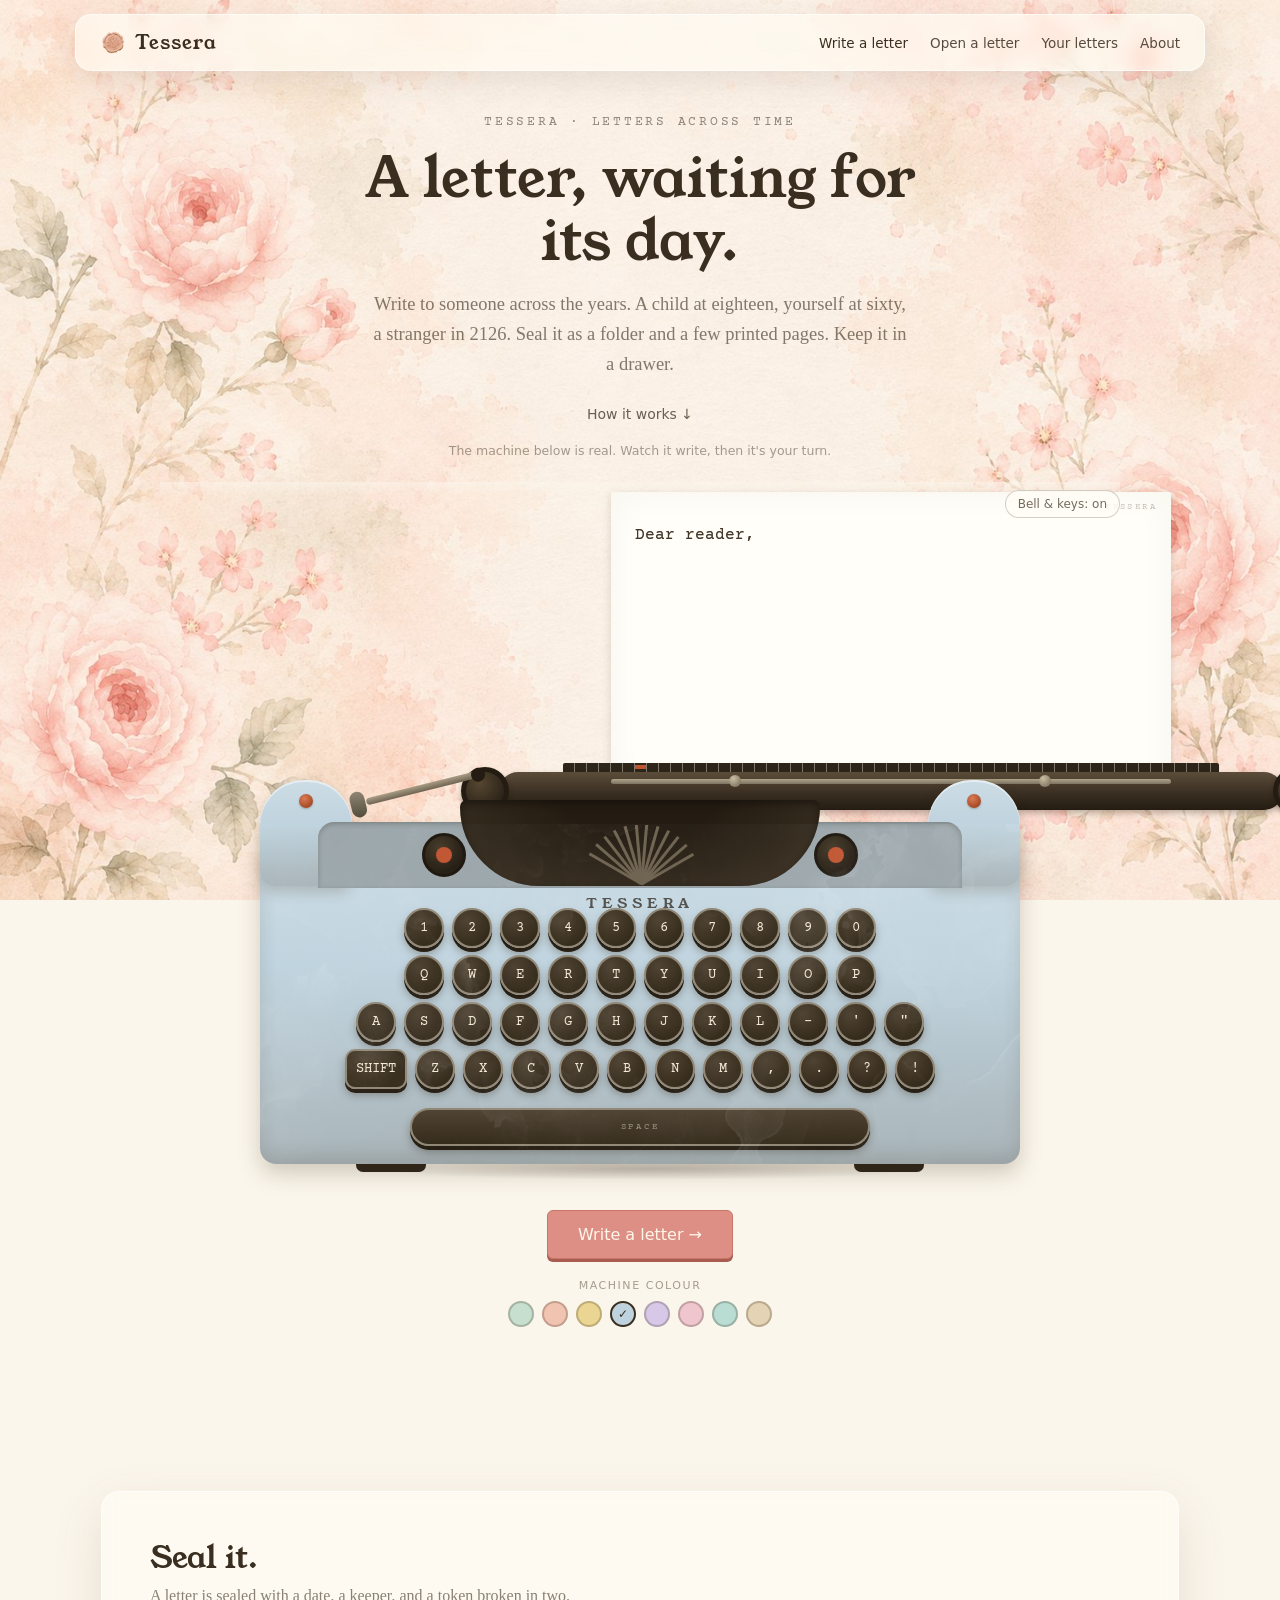
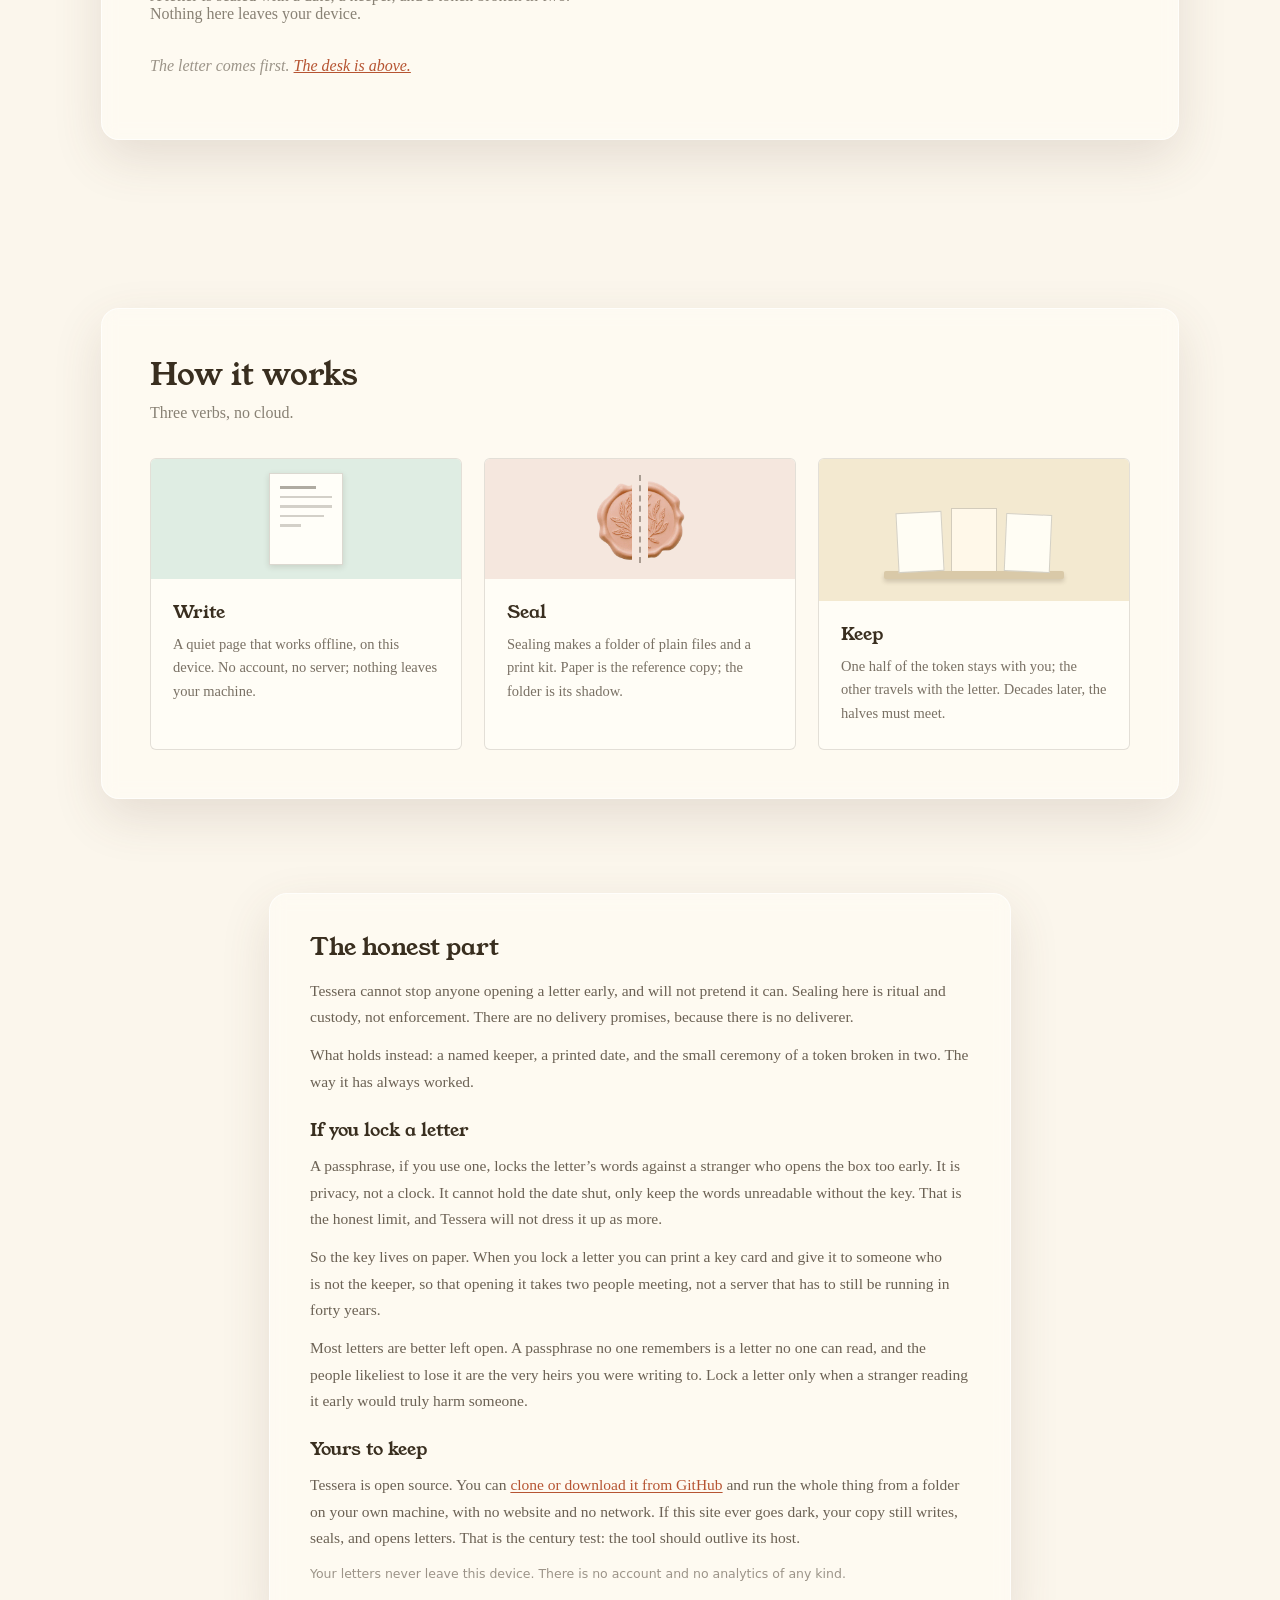
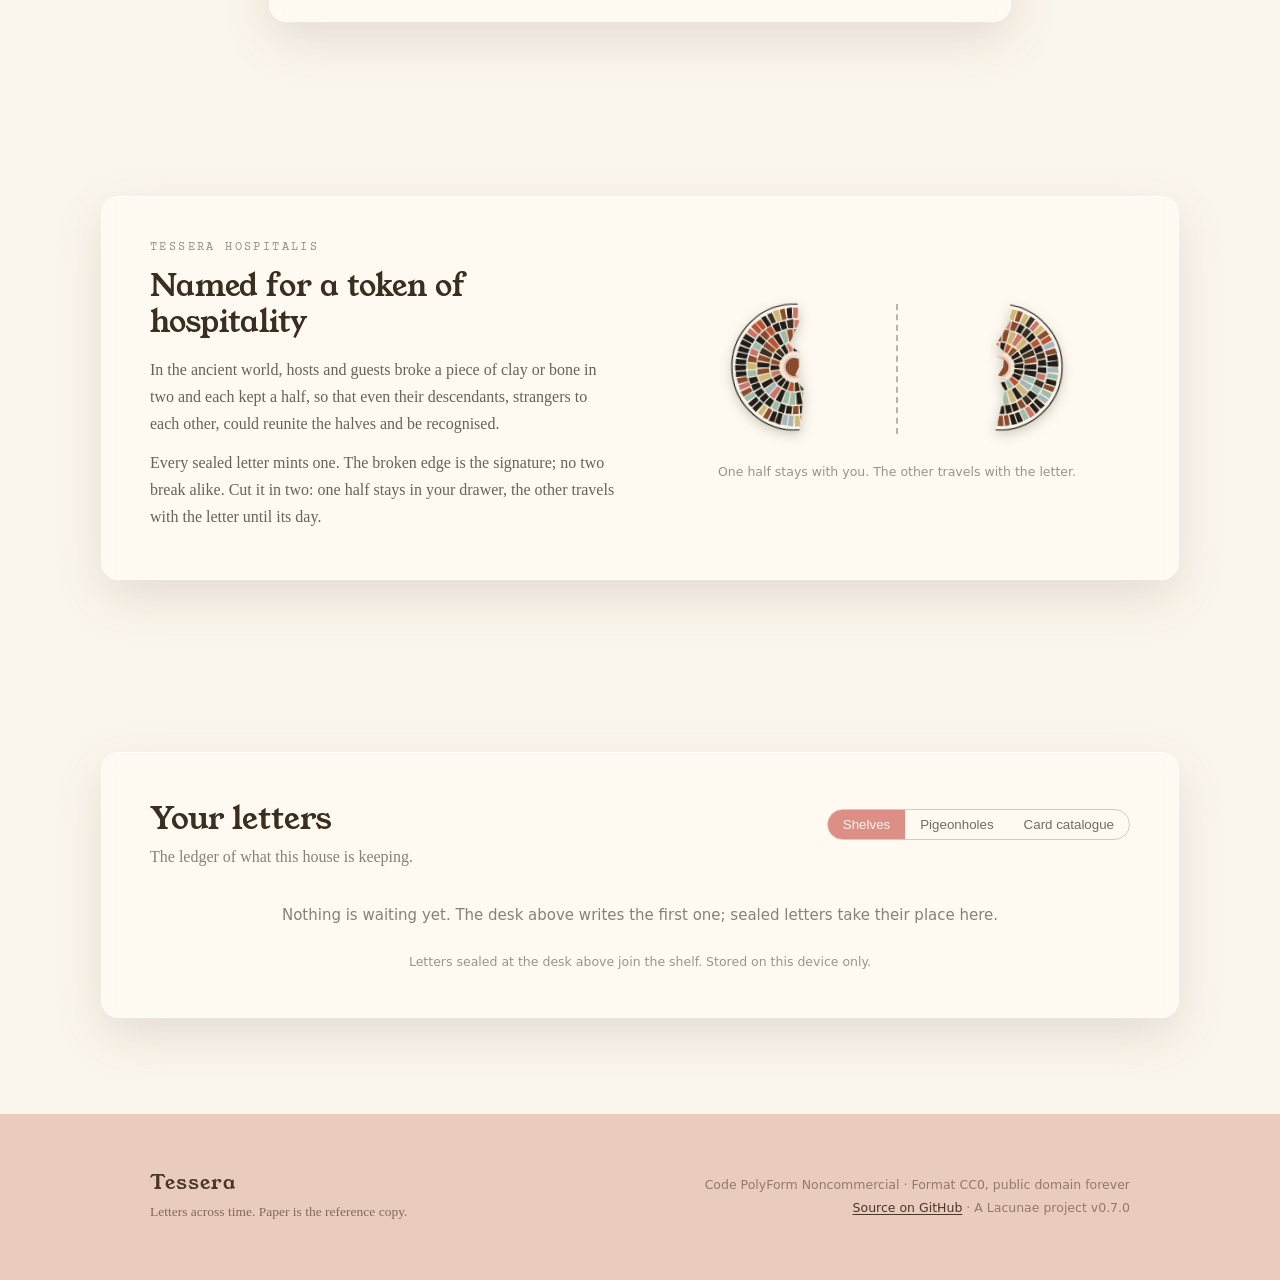
<file: index.html>
<!doctype html>
<html lang="en">
<head>
<meta charset="utf-8">
<meta name="viewport" content="width=device-width, initial-scale=1">
<title>Tessera · letters across time</title>
<meta name="description" content="Write to someone across the years. Seal it as a folder and a few printed pages. Keep it in a drawer. No account, no server.">
<link rel="icon" type="image/webp" href="landing/assets/wax-seal.webp">
<link rel="stylesheet" href="landing/landing.css">
<link rel="stylesheet" href="print.css">
</head>
<body>

<!-- ================= NAV ================= -->
<nav class="ld-nav">
  <a class="ld-logo" href="#home">
    <img class="ld-logo-img" src="landing/assets/wax-seal.webp" alt="">
    <span class="ld-wordmark">Tessera</span>
  </a>
  <div class="ld-navlinks">
    <a class="ld-navlink ld-navlink--strong" id="nav-write" href="#home">
      <svg class="nav-ic" viewBox="0 0 24 24" fill="none" stroke="currentColor" stroke-width="1.6" stroke-linecap="round" stroke-linejoin="round" aria-hidden="true"><path d="M4 20l1-4L16 5a2 2 0 0 1 3 3L8 19l-4 1z"/><path d="M14 7l3 3"/></svg>
      <span class="nav-lb-full">Write a letter</span><span class="nav-lb-short">Write</span>
    </a>
    <a class="ld-navlink" id="nav-open" href="#open">
      <svg class="nav-ic" viewBox="0 0 24 24" fill="none" stroke="currentColor" stroke-width="1.6" stroke-linecap="round" stroke-linejoin="round" aria-hidden="true"><path d="M4 10.5V19a1 1 0 0 0 1 1h14a1 1 0 0 0 1-1v-8.5"/><path d="M4 10.5l8-6 8 6"/><path d="M4 10.5l8 5.5 8-5.5"/></svg>
      <span class="nav-lb-full">Open a letter</span><span class="nav-lb-short">Open</span>
    </a>
    <a class="ld-navlink" href="#letters">
      <svg class="nav-ic" viewBox="0 0 24 24" fill="none" stroke="currentColor" stroke-width="1.6" stroke-linecap="round" stroke-linejoin="round" aria-hidden="true"><rect x="4" y="5" width="16" height="14" rx="1.5"/><line x1="4" y1="10" x2="20" y2="10"/><line x1="4" y1="14.5" x2="20" y2="14.5"/><circle cx="12" cy="7.5" r="0.55" fill="currentColor" stroke="none"/></svg>
      <span class="nav-lb-full">Your letters</span><span class="nav-lb-short">Letters</span>
    </a>
    <a class="ld-navlink" href="#about">
      <svg class="nav-ic" viewBox="0 0 24 24" fill="none" stroke="currentColor" stroke-width="1.6" stroke-linecap="round" stroke-linejoin="round" aria-hidden="true"><circle cx="12" cy="12" r="9"/><line x1="12" y1="11" x2="12" y2="16.5"/><circle cx="12" cy="7.8" r="0.6" fill="currentColor" stroke="none"/></svg>
      <span class="nav-lb-full">About</span><span class="nav-lb-short">About</span>
    </a>
  </div>
</nav>

<!-- ================= HERO / WRITING ROOM ================= -->
<section id="home" class="sec-hero">
  <div class="hero-wrap" id="hero-wrap">

    <div class="hero-copy" id="hero-copy">
      <div class="hero-idle" id="hero-idle">
        <div class="hero-eyebrow">TESSERA · LETTERS ACROSS TIME</div>
        <h1 class="hero-title">A letter, waiting for its&nbsp;day.</h1>
        <p class="hero-lede">Write to someone across the years. A child at eighteen, yourself at sixty, a stranger in 2126. Seal it as a folder and a few printed pages. Keep it in a drawer.</p>
        <a class="hero-how" href="#how">How it works ↓</a>
        <p class="hero-helper">The machine below is real. Watch it write, then it's your turn.</p>
      </div>

      <div class="hero-writing" id="hero-writing" hidden>
        <div class="hw-row" data-hero-row>
          <span class="hw-to">To&nbsp;<strong id="hw-to"></strong></span>
          <span class="hw-occasion" id="hw-occasion" hidden></span>
          <span class="hw-wordline" id="hw-wordline"></span>
          <button class="hw-link" id="hw-prompts-toggle" hidden></button>
          <button class="hw-link" id="hw-deck" hidden>Answer a few questions instead</button>
          <span class="hw-turns" id="hw-turns" hidden></span>
          <button class="hw-link hw-link--muted" id="hw-change">change recipient</button>
          <button class="btn-cta hw-seal" id="hw-seal">Seal this letter ↓</button>
        </div>
        <div class="hw-prompts" id="hw-prompts" hidden></div>
      </div>
    </div>

    <!-- ============ THE TYPEWRITER SCENE ============ -->
    <div class="scene-wrap" id="scene-wrap">
      <div class="scene" id="scene">

        <!-- carriage group: platen + paper + knobs + lever; moves as you type -->
        <div class="tw-carriage" id="carriage">
          <div class="tw-sheet" id="sheet">
            <div class="tw-sheet-brand">TESSERA</div>
            <div class="tw-paper-scroll" id="paper-scroll" data-paper-scroll>
              <div class="tw-paper-lines" id="paper-lines"></div>
            </div>
          </div>
          <div class="tw-platen-asm">
            <div class="tw-paper-bail"></div>
            <div class="tw-platen"></div>
            <div class="tw-platen-bar"></div>
            <div class="tw-platen-dot tw-platen-dot--l"></div>
            <div class="tw-platen-dot tw-platen-dot--r"></div>
            <div class="tw-knob tw-knob--l"></div>
            <div class="tw-knob tw-knob--r"></div>
            <div class="tw-lever" id="lever" title="Carriage return">
              <div class="tw-lever-arm"></div>
              <div class="tw-lever-grip"></div>
              <div class="tw-lever-pivot"></div>
            </div>
          </div>
        </div>

        <!-- caret at the fixed print point -->
        <div class="tw-caret" id="caret" hidden></div>

        <!-- machine body -->
        <div class="tw-body" data-mc="shell"></div>
        <div class="tw-shoulder tw-shoulder--l" data-mc="shell"><div class="tw-shoulder-dot"></div></div>
        <div class="tw-shoulder tw-shoulder--r" data-mc="shell"><div class="tw-shoulder-dot"></div></div>
        <div class="tw-deck" data-mc="deck"></div>
        <div class="tw-spool tw-spool--l"></div>
        <div class="tw-spool-hub tw-spool-hub--l"></div>
        <div class="tw-spool tw-spool--r"></div>
        <div class="tw-spool-hub tw-spool-hub--r"></div>
        <div class="tw-basket">
          <div class="tw-ray" style="--deg:-60deg"></div>
          <div class="tw-ray" style="--deg:-49deg"></div>
          <div class="tw-ray" style="--deg:-38deg"></div>
          <div class="tw-ray" style="--deg:-27deg"></div>
          <div class="tw-ray" style="--deg:-16deg"></div>
          <div class="tw-ray" style="--deg:-5deg"></div>
          <div class="tw-ray" style="--deg:5deg"></div>
          <div class="tw-ray" style="--deg:16deg"></div>
          <div class="tw-ray" style="--deg:27deg"></div>
          <div class="tw-ray" style="--deg:38deg"></div>
          <div class="tw-ray" style="--deg:49deg"></div>
          <div class="tw-ray" style="--deg:60deg"></div>
        </div>
        <div class="tw-typebar" id="typebar"></div>
        <div class="tw-guide"></div>
        <div class="tw-brand">TESSERA</div>

        <!-- keyboard (rows built by landing.js) -->
        <div class="tw-keyboard" id="keyboard"></div>

        <!-- watercolour texture, feathered over the machine only -->
        <div class="tw-stain"></div>

        <!-- feet + shadow + fold vignette -->
        <div class="tw-shadow"></div>
        <div class="tw-foot tw-foot--l"></div>
        <div class="tw-foot tw-foot--r"></div>
        <div class="tw-fold"></div>

        <!-- hidden capture field -->
        <textarea id="ta" class="tw-ta" aria-label="Your letter" autocapitalize="sentences" autocomplete="off" spellcheck="false"></textarea>
      </div>

      <!-- unscaled overlay chrome: readable at every scene scale -->
      <button class="tw-sound" id="sound-toggle"></button>
      <div class="tw-taphint" id="tap-hint" hidden>Tap the paper to type</div>
      <div class="setup-overlay" id="setup-overlay" hidden>
        <div class="setup-card" role="dialog" aria-modal="true" aria-label="Write a letter">
          <button class="setup-x" id="setup-x" aria-label="Close">×</button>

          <div id="setup-0" hidden>
            <div class="setup-eyebrow">The desk is yours</div>
            <h3 class="setup-title">Write a letter?</h3>
            <p class="setup-copy">A couple of quick questions, then the machine is yours. Nothing here leaves this device.</p>
            <div class="setup-footer">
              <button class="setup-skip" id="setup-explore">Just exploring</button>
              <button class="btn-cta setup-go" id="setup-begin">Write a letter →</button>
            </div>
          </div>

          <div id="setup-1" hidden>
            <div class="setup-eyebrow">Step 1 of 2</div>
            <h3 class="setup-title">Who is this letter for?</h3>
            <input class="setup-input" id="setup-to" placeholder="My daughter, on her eighteenth birthday">
            <p class="setup-helper">Address them the way the envelope should. A role can outlive a name.</p>
            <div class="setup-footer">
              <button class="setup-skip" id="setup-skip">Skip for now</button>
              <button class="btn-cta setup-go" id="setup-next">Next →</button>
            </div>
          </div>

          <div id="setup-2" hidden>
            <div class="setup-eyebrow">Step 2 of 2</div>
            <h3 class="setup-title">What's this for?</h3>
            <select class="setup-select" id="setup-occ">
              <option value="">Choose an occasion…</option>
            </select>
            <input class="setup-input setup-custom" id="setup-custom" placeholder="Describe the occasion" hidden>
            <p class="setup-helper">Not every letter needs one. Leave it blank if it doesn't fit.</p>
            <button class="sw-offer" id="setup-series" hidden>Write the whole ladder in one sitting →</button>
            <div class="setup-footer">
              <button class="setup-skip setup-back" id="setup-back">← Back</button>
              <button class="btn-cta setup-go" id="setup-done">Start writing →</button>
            </div>
          </div>
        </div>
      </div>

      <!-- the deck interview: reuses the setup-overlay pattern (positioning +
           mobile dialog behaviour) with its own card -->
      <div class="setup-overlay" id="interview-overlay" hidden>
        <div class="setup-card" role="dialog" aria-modal="true" aria-label="Answer a few questions">
          <button class="setup-x" id="iv-x" aria-label="Close">×</button>

          <div id="iv-ask">
            <div class="setup-eyebrow" id="iv-progress"></div>
            <h3 class="setup-title" id="iv-q"></h3>
            <textarea class="setup-input iv-answer" id="iv-answer" rows="4"></textarea>
            <div class="setup-footer">
              <button class="setup-skip setup-back" id="iv-back">← Back</button>
              <button class="btn-cta setup-go" id="iv-next">Next →</button>
            </div>
          </div>

          <div id="iv-stitch" hidden>
            <h3 class="setup-title">Now make it sound like you.</h3>
            <label class="iv-keep"><input type="checkbox" id="iv-keep"> Keep the raw answers in the folder</label>
            <div class="setup-footer">
              <button class="setup-skip setup-back" id="iv-stitch-back">← Back</button>
              <button class="btn-cta setup-go" id="iv-put">Put it in the letter →</button>
            </div>
          </div>
        </div>
      </div>

      <!-- the milestone series wizard: a whole ladder of letters in one
           sitting. Reuses the setup-overlay pattern with its own wider card. -->
      <div class="setup-overlay" id="series-overlay" hidden>
        <div class="setup-card series-card" role="dialog" aria-modal="true" aria-label="Write a ladder of letters">
          <button class="setup-x" id="sw-x" aria-label="Close">×</button>

          <div id="sw-setup" hidden>
            <div class="setup-eyebrow">The whole ladder</div>
            <h3 class="setup-title" id="sw-setup-title">Write the whole ladder</h3>
            <p class="setup-copy" id="sw-setup-copy"></p>
            <label class="sw-field"><span class="sw-label" id="sw-anchor-q">From what date?</span>
              <input class="setup-input sw-date" id="sw-anchor" type="date"></label>
            <label class="sw-field"><span class="sw-label">Who are they from?</span>
              <input class="setup-input" id="sw-from" placeholder="Your name, or “Mum and Dad”"></label>
            <div class="sw-rungs" id="sw-rungs"></div>
            <p class="setup-helper" id="sw-setup-hint">Set the date once; each letter’s open date fills in from it, and you can nudge any of them.</p>
            <div class="setup-footer">
              <button class="setup-skip" id="sw-setup-cancel">← Not now</button>
              <button class="btn-cta setup-go" id="sw-begin">Begin the letters →</button>
            </div>
          </div>

          <div id="sw-write" hidden>
            <div class="sw-write-grid">
              <aside class="sw-ladder" id="sw-ladder" aria-label="The ladder so far"></aside>
              <div class="sw-compose">
                <div class="setup-eyebrow" id="sw-write-progress"></div>
                <h3 class="setup-title" id="sw-rung-title"></h3>
                <p class="sw-rung-when" id="sw-rung-when"></p>
                <div class="sw-prompts" id="sw-prompts"></div>
                <textarea class="setup-input sw-text" id="sw-text" rows="8" aria-label="This letter"></textarea>
                <div class="setup-footer">
                  <button class="setup-skip setup-back" id="sw-prev">← Back</button>
                  <button class="btn-cta setup-go" id="sw-next">Next →</button>
                </div>
              </div>
            </div>
          </div>

          <div id="sw-seal" hidden>
            <div class="setup-eyebrow">One sitting, done</div>
            <h3 class="setup-title">Seal the ladder</h3>
            <p class="setup-copy">Each letter becomes its own sealed folder, downloaded one after another. They share nothing but the hand that wrote them.</p>
            <div class="sw-summary" id="sw-summary"></div>
            <label class="sw-field"><span class="sw-label">Left with whom? (optional)</span>
              <input class="setup-input" id="sw-custody" placeholder="A name, or leave blank to keep them yourself"></label>
            <p class="setup-helper" id="sw-seal-hint"></p>
            <div class="setup-footer">
              <button class="setup-skip setup-back" id="sw-seal-back">← Back to the letters</button>
              <button class="btn-cta setup-go" id="sw-seal-go">Seal all of them →</button>
            </div>
          </div>

          <div id="sw-done" hidden>
            <div class="setup-eyebrow">Sealed</div>
            <h3 class="setup-title" id="sw-done-title">The ladder is sealed</h3>
            <p class="setup-copy">Each folder has downloaded on its own. Keep them where you keep the papers that matter.</p>
            <div class="sw-summary" id="sw-done-list"></div>
            <div class="setup-footer">
              <button class="setup-skip" id="sw-done-close">Close</button>
              <button class="btn-cta setup-go" id="sw-print-all">Print every kit →</button>
            </div>
          </div>
        </div>
      </div>
    </div>

    <div class="cta-row" id="reopen-row" hidden>
      <button class="btn-cta btn-cta--big" id="reopen-btn">Write a letter →</button>
    </div>
    <div class="cta-row" id="finish-row" hidden>
      <button class="btn-cta btn-cta--big" id="finish-btn">Done writing. Seal it →</button>
    </div>

    <div class="mc-block">
      <div class="mc-label">Machine colour</div>
      <div class="mc-swatches" id="mc-swatches"></div>
    </div>
  </div>
</section>

<!-- ================= SEAL ================= -->
<section id="seal" class="sec-seal">
  <div class="seal-inner">
    <h2 class="sec-title">Seal it.</h2>
    <p class="sec-lede seal-lede">A letter is sealed with a date, a keeper, and a token broken in two. Nothing here leaves your device.</p>

    <p class="seal-empty" id="seal-empty">The letter comes first. <a href="#home">The desk is above.</a></p>

    <div class="seal-grid" id="seal-steps" hidden>
      <div>
        <h3 class="seal-q">When should it open?</h3>
        <div class="date-chips" id="date-chips"></div>
        <input type="date" class="seal-input seal-date" id="open-date">
        <label class="seal-check" id="undated-row" hidden>
          <input type="checkbox" id="undated">
          <span>No date. It opens when it’s needed.</span>
        </label>
        <p class="date-words" id="date-words"></p>

        <h3 class="seal-q">Who is it from?</h3>
        <input class="seal-input" id="from-who" placeholder="Your mother">
        <p class="seal-helper">“Your mother” can outlive a name. Sign it the way you want to be met.</p>
        <label class="cowrite-toggle"><input type="checkbox" id="cowrite-toggle"> We are writing this together</label>
        <input class="seal-input" id="cowrite-second" placeholder="The other writer’s name" hidden>
        <p class="seal-helper seal-helper--tight" id="cowrite-helper" hidden>The letter is signed with both names, and records you both.</p>

        <h3 class="seal-q">Who will keep it?</h3>
        <input class="seal-input seal-input--stack" id="custody-holder" placeholder="Gustav · the family papers · whoever keeps the albums">
        <input class="seal-input" id="custody-note" placeholder="Keep with the family papers.">
        <p class="seal-helper seal-helper--tight">A custodian keeps the sealed letter safe and passes it on with its story. You can simply keep it yourself.</p>

        <h3 class="seal-q seal-q--gap">Lock it? <span class="seal-optional">optional</span></h3>
        <input class="seal-input" id="pass-phrase" type="password" autocomplete="new-password" placeholder="A passphrase, if you want one">
        <input class="seal-input" id="pass-confirm" type="password" autocomplete="new-password" placeholder="Type it again">
        <input class="seal-input" id="pass-hint" placeholder="A hint for the keeper (never the answer itself)">
        <p class="seal-helper">A passphrase locks the letter file against strangers. It does not enforce the date, and most letters should not have one, because a lost passphrase is a lost letter. <a href="#honesty" class="seal-link" id="honesty-link">Read the honest part first.</a></p>

        <h3 class="seal-q seal-q--gap">Which seal?</h3>
        <button class="seal-pick" id="seal-pick-btn">
          <img class="seal-pick-img" id="seal-pick-img" src="landing/assets/wax-seal.webp" alt="">
          <span class="seal-pick-label" id="seal-pick-label">Pale Blue</span>
          <span class="seal-pick-caret" id="seal-pick-caret">▾</span>
        </button>
        <div class="seal-grid-swatches" id="seal-grid-swatches" hidden></div>
      </div>

      <div class="seal-preview">
        <div class="seal-preview-eyebrow">Read it back</div>
        <div class="seal-preview-facts">
          <span class="fact-k">For</span><span id="pv-to"></span>
          <span class="fact-k">From</span><span id="pv-from"></span>
          <span class="fact-k">Opens</span><span id="pv-opens"></span>
          <span class="fact-k">Kept by</span><span id="pv-kept"></span>
        </div>
        <div class="seal-preview-text" id="pv-text"></div>
        <p class="seal-note" id="deck-note" hidden>These are still the questions’ words. Make them yours first.</p>
        <label class="seal-check seal-check--keep">
          <input type="checkbox" id="keep-copy">
          <span>Keep a copy of the text in this browser, so you can bind it into a booklet later. (The folder is the letter; a browser is not an archive.)</span>
        </label>
        <button class="btn-cta seal-do" id="seal-letter-btn">Seal the letter</button>
        <p class="seal-hint" id="seal-hint"></p>
      </div>
    </div>

    <div class="sealed-wrap" id="seal-done" hidden>
      <h3 class="sealed-title">Sealed.</h3>
      <div class="sealed-token" id="sealed-token"></div>
      <p class="sealed-id" id="sealed-id"></p>
      <p class="sealed-summary">For <span id="sealed-to"></span> · opens <span id="sealed-opens"></span>. The folder has downloaded: the letter, its manifest, a README for whoever finds it, and this token to cut in two.</p>
      <div class="sealed-actions">
        <button class="btn-quiet" id="sealed-print">Print the kit</button>
        <button class="btn-quiet" id="sealed-keycard" hidden>Print the key card</button>
        <button class="btn-quiet" id="sealed-download">Download it again</button>
        <button class="btn-quiet" id="sealed-calendar">Add to calendar</button>
        <button class="btn-cta" id="write-another">Write another</button>
      </div>
    </div>
  </div>
</section>

<!-- ================= HOW IT WORKS ================= -->
<section id="how" class="sec-how">
  <div class="how-inner">
    <h2 class="sec-title">How it works</h2>
    <p class="sec-lede">Three verbs, no cloud.</p>
    <div class="how-grid">
      <div class="how-card">
        <div class="how-art how-art--write">
          <div class="how-sheet">
            <div class="how-line how-line--head"></div>
            <div class="how-line"></div>
            <div class="how-line"></div>
            <div class="how-line how-line--m"></div>
            <div class="how-line how-line--s"></div>
          </div>
        </div>
        <div class="how-body">
          <h3>Write</h3>
          <p>A quiet page that works offline, on this device. No account, no server; nothing leaves your machine.</p>
        </div>
      </div>
      <div class="how-card">
        <div class="how-art how-art--seal">
          <div class="how-halves">
            <div class="how-half"><img src="landing/assets/wax-seal.webp" alt=""></div>
            <div class="how-cut"></div>
            <div class="how-half how-half--r"><img src="landing/assets/wax-seal.webp" alt=""></div>
          </div>
        </div>
        <div class="how-body">
          <h3>Seal</h3>
          <p>Sealing makes a folder of plain files and a print kit. Paper is the reference copy; the folder is its shadow.</p>
        </div>
      </div>
      <div class="how-card">
        <div class="how-art how-art--keep">
          <div class="how-stack">
            <div class="how-cards-row">
              <div class="how-note how-note--a"></div>
              <div class="how-note how-note--b"></div>
              <div class="how-note how-note--c"></div>
            </div>
            <div class="how-lip"></div>
          </div>
        </div>
        <div class="how-body">
          <h3>Keep</h3>
          <p>One half of the token stays with you; the other travels with the letter. Decades later, the halves must meet.</p>
        </div>
      </div>
    </div>
  </div>
</section>

<!-- ================= HONEST PART ================= -->
<section id="about" class="sec-about">
  <div class="about-card">
    <h2 class="about-title">The honest part</h2>
    <p>Tessera cannot stop anyone opening a letter early, and will not pretend it can. Sealing here is ritual and custody, not enforcement. There are no delivery promises, because there is no deliverer.</p>
    <p>What holds instead: a named keeper, a printed date, and the small ceremony of a token broken in two. The way it has always worked.</p>
    <h3 class="about-sub" id="honesty">If you lock a letter</h3>
    <p>A passphrase, if you use one, locks the letter’s words against a stranger who opens the box too early. It is privacy, not a clock. It cannot hold the date shut, only keep the words unreadable without the key. That is the honest limit, and Tessera will not dress it up as more.</p>
    <p>So the key lives on paper. When you lock a letter you can print a key card and give it to someone who is not the keeper, so that opening it takes two people meeting, not a server that has to still be running in forty years.</p>
    <p>Most letters are better left open. A passphrase no one remembers is a letter no one can read, and the people likeliest to lose it are the very heirs you were writing to. Lock a letter only when a stranger reading it early would truly harm someone.</p>
    <h3 class="about-sub">Yours to keep</h3>
    <p>Tessera is open source. You can <a class="about-link" href="https://github.com/LacunaeDesigns/tessera" target="_blank" rel="noopener noreferrer">clone or download it from GitHub</a> and run the whole thing from a folder on your own machine, with no website and no network. If this site ever goes dark, your copy still writes, seals, and opens letters. That is the century test: the tool should outlive its host.</p>
    <p class="about-fine">Your letters never leave this device. There is no account and no analytics of any kind.</p>
  </div>
</section>

<!-- ================= TOKEN STORY ================= -->
<section id="token" class="sec-token">
  <div class="token-inner">
    <div>
      <div class="token-eyebrow">TESSERA HOSPITALIS</div>
      <h2 class="token-title">Named for a token of hospitality</h2>
      <p class="token-copy">In the ancient world, hosts and guests broke a piece of clay or bone in two and each kept a half, so that even their descendants, strangers to each other, could reunite the halves and be recognised.</p>
      <p class="token-copy token-copy--last">Every sealed letter mints one. The broken edge is the signature; no two break alike. Cut it in two: one half stays in your drawer, the other travels with the letter until its day.</p>
    </div>
    <div class="token-visual">
      <div class="token-halves" id="story-token"></div>
      <p class="token-caption">One half stays with you. The other travels with the letter.</p>
    </div>
  </div>
</section>

<!-- ================= YOUR LETTERS ================= -->
<section id="letters" class="sec-letters">
  <div class="letters-inner">
    <div class="letters-head">
      <h2 class="sec-title">Your letters</h2>
      <div class="shelf-tabs" id="shelf-tabs">
        <button data-style="shelves">Shelves</button>
        <button data-style="pigeonholes">Pigeonholes</button>
        <button data-style="card catalogue">Card catalogue</button>
      </div>
    </div>
    <p class="sec-lede letters-lede">The ledger of what this house is keeping.</p>
    <div id="letter-ladder" class="letter-ladder" hidden></div>
    <p class="shelf-empty" id="shelf-empty" hidden>Nothing is waiting yet. The desk above writes the first one; sealed letters take their place here.</p>

    <div id="shelf-shelves"></div>
    <div class="pigeon-grid" id="shelf-pigeon" hidden></div>
    <div class="catalog-list" id="shelf-catalog" hidden></div>

    <div class="letters-actions" id="letters-actions" hidden>
      <button class="btn-quiet" id="cal-all">Calendar file (all dates)</button>
      <button class="btn-quiet" id="wallet-card">Print a wallet card</button>
      <button class="btn-quiet" id="booklet-open">Bind into a booklet</button>
    </div>
    <p class="letters-note">Letters sealed at the desk above join the shelf. Stored on this device only.</p>
  </div>
</section>

<!-- the booklet composer: bind kept letters into a home-bindable booklet.
     Own fixed overlay (launched from the letters section, not the desk). -->
<div class="setup-overlay booklet-overlay" id="booklet-overlay" hidden>
  <div class="setup-card series-card" role="dialog" aria-modal="true" aria-label="Bind a booklet">
    <button class="setup-x" id="bk-x" aria-label="Close">×</button>

    <div id="bk-select" hidden>
      <div class="setup-eyebrow">A booklet</div>
      <h3 class="setup-title">Bind your letters into a booklet</h3>
      <p class="setup-copy">Choose the letters to gather, in the order they should read. Only letters whose text you kept can be bound.</p>
      <div class="bk-list" id="bk-list"></div>
      <p class="setup-helper" id="bk-select-hint"></p>
      <div class="setup-footer">
        <button class="setup-skip" id="bk-cancel">← Not now</button>
        <button class="btn-cta setup-go" id="bk-compose">Compose the booklet →</button>
      </div>
    </div>

    <div id="bk-preview" hidden>
      <div class="setup-eyebrow" id="bk-preview-eyebrow">Your booklet</div>
      <h3 class="setup-title" id="bk-preview-title"></h3>
      <p class="setup-copy" id="bk-preview-sub"></p>
      <div class="bk-pages" id="bk-pages"></div>
      <p class="setup-helper">This is what the booklet will contain, in order. Choose how you'll bind it. Both lay two pages to an A4 sheet.</p>
      <div class="bk-mode-picker" role="radiogroup" aria-label="How to bind it">
        <label class="bk-mode-option">
          <input type="radio" name="bk-mode" id="bk-mode-sequential" value="sequential" checked>
          <span class="bk-mode-label">Cut and staple</span>
          <span class="bk-mode-hint">Single-sided. Cut each sheet down the centre, stack in order, staple or spiral-bind.</span>
        </label>
        <label class="bk-mode-option">
          <input type="radio" name="bk-mode" id="bk-mode-signature" value="signature">
          <span class="bk-mode-label">Fold and sew</span>
          <span class="bk-mode-hint">Duplex-printed, nested like a real book, pamphlet-stitched along the fold. Needs a printer that can print on both sides.</span>
        </label>
      </div>
      <div class="setup-footer">
        <button class="setup-skip setup-back" id="bk-back">← Back to the list</button>
        <button class="btn-cta setup-go" id="bk-print" disabled>Print the booklet →</button>
      </div>
    </div>
  </div>
</div>

<!-- ================= FOOTER ================= -->
<footer class="ld-footer">
  <div class="footer-inner">
    <div>
      <div class="footer-wordmark">Tessera</div>
      <div class="footer-tagline">Letters across time. Paper is the reference copy.</div>
    </div>
    <div class="footer-meta">
      Code PolyForm Noncommercial · Format CC0, public domain forever<br>
      <a class="footer-link" href="https://github.com/LacunaeDesigns/tessera" target="_blank" rel="noopener noreferrer">Source on GitHub</a> · A Lacunae project <span id="version-note" class="footer-version"></span>
    </div>
  </div>
</footer>

<div class="open-overlay" id="open-overlay" hidden></div>

<div id="print-overlay" hidden>
  <div class="print-toolbar">
    <div class="print-toolbar-left">
      <button id="print-close" class="btn-quiet">Back</button>
      <label class="print-opt"><input type="checkbox" id="print-envelope"> Include the envelope template</label>
      <label class="print-opt">Theme
        <select id="print-theme">
          <option value="letterpress">letterpress</option>
          <option value="aerogramme">aerogramme</option>
          <option value="telegram">telegram</option>
          <option value="wax-seal">wax-seal</option>
        </select>
      </label>
    </div>
    <button id="print-go" class="btn-cta">Print the kit</button>
  </div>
  <div id="print-root"></div>
</div>

<script src="data/occasions.js"></script>
<script src="js/manifest.js"></script>
<script src="js/token.js"></script>
<script src="js/token-legacy.js"></script>
<script src="js/zip.js"></script>
<script src="js/crypt.js"></script>
<script src="js/state.js"></script>
<script src="js/export.js"></script>
<script src="js/booklet.js"></script>
<script src="js/print.js"></script>
<script src="js/ics.js"></script>
<script src="js/open.js"></script>
<script src="js/version.js"></script>
<script src="landing/reminders.js"></script>
<script src="landing/landing.js"></script>
<script src="landing/opening.js"></script>
<script src="landing/demo-seed.js"></script>
</body>
</html>
</file>
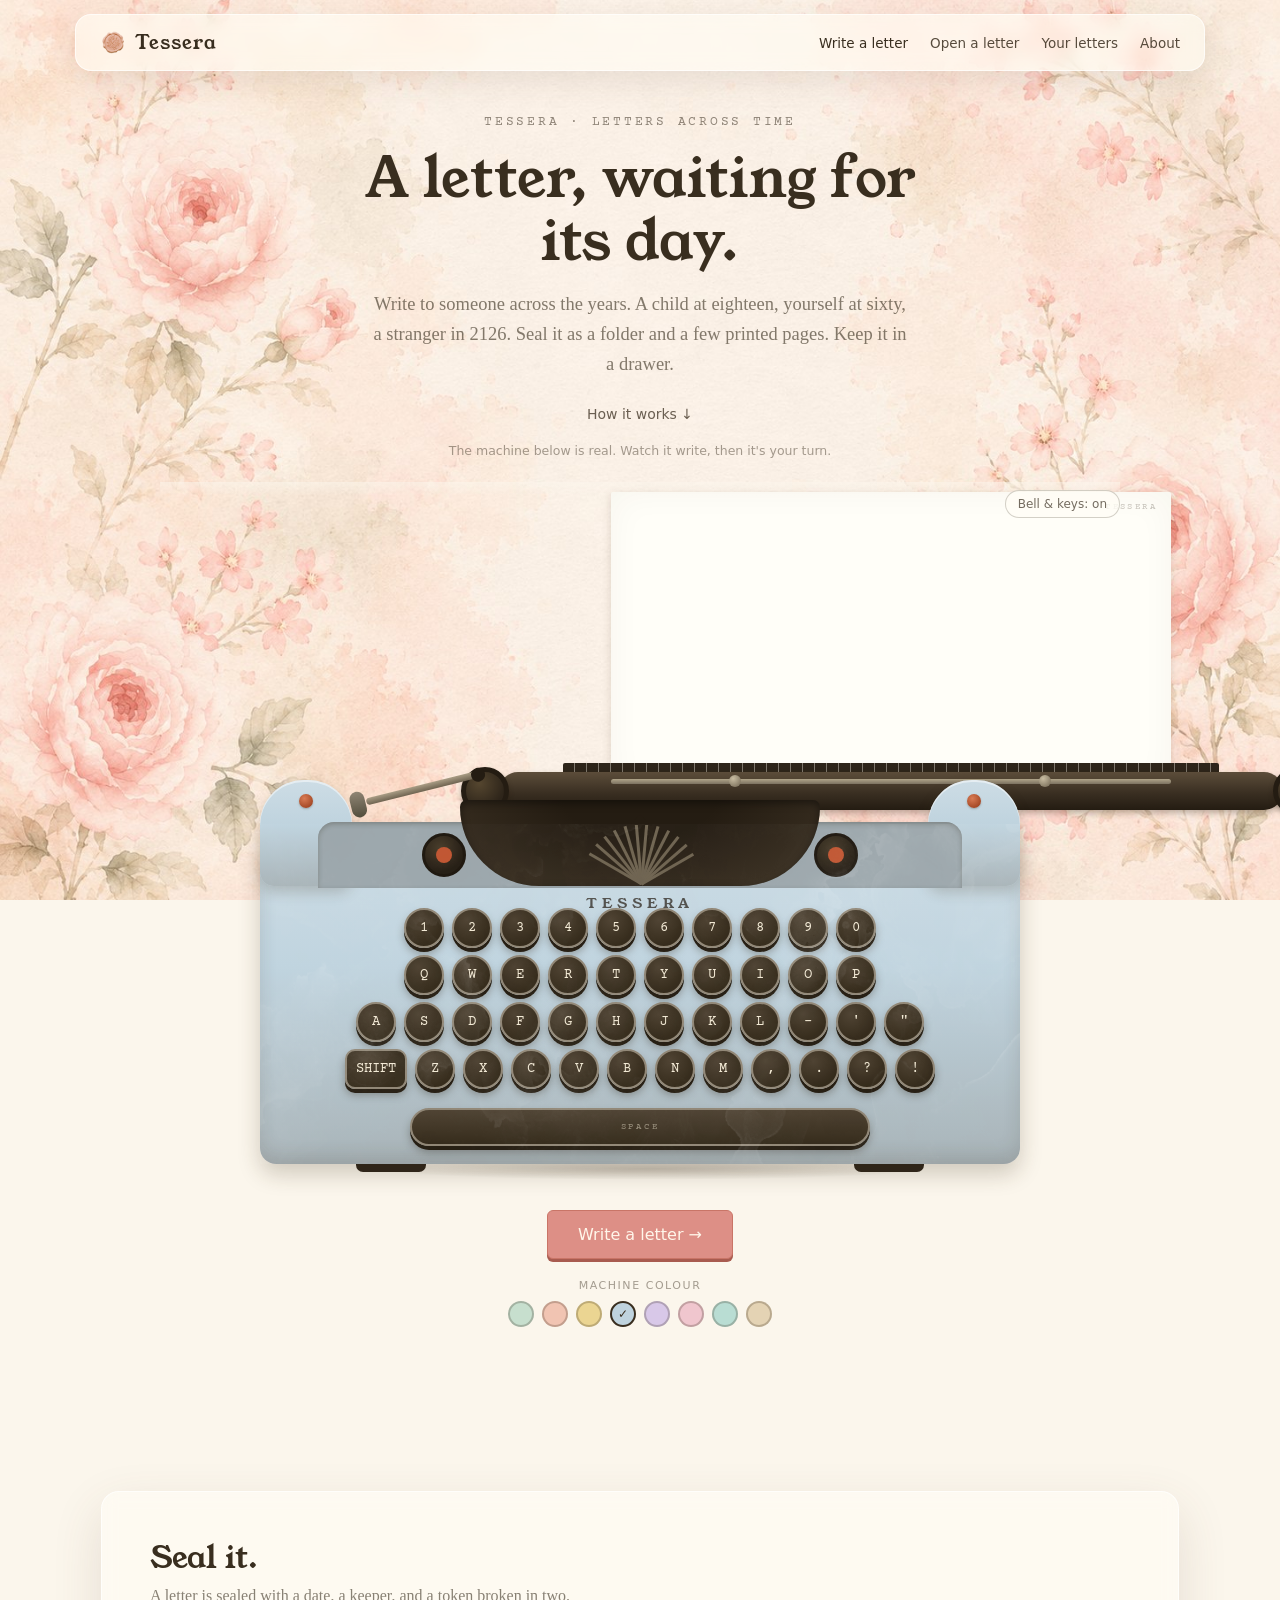
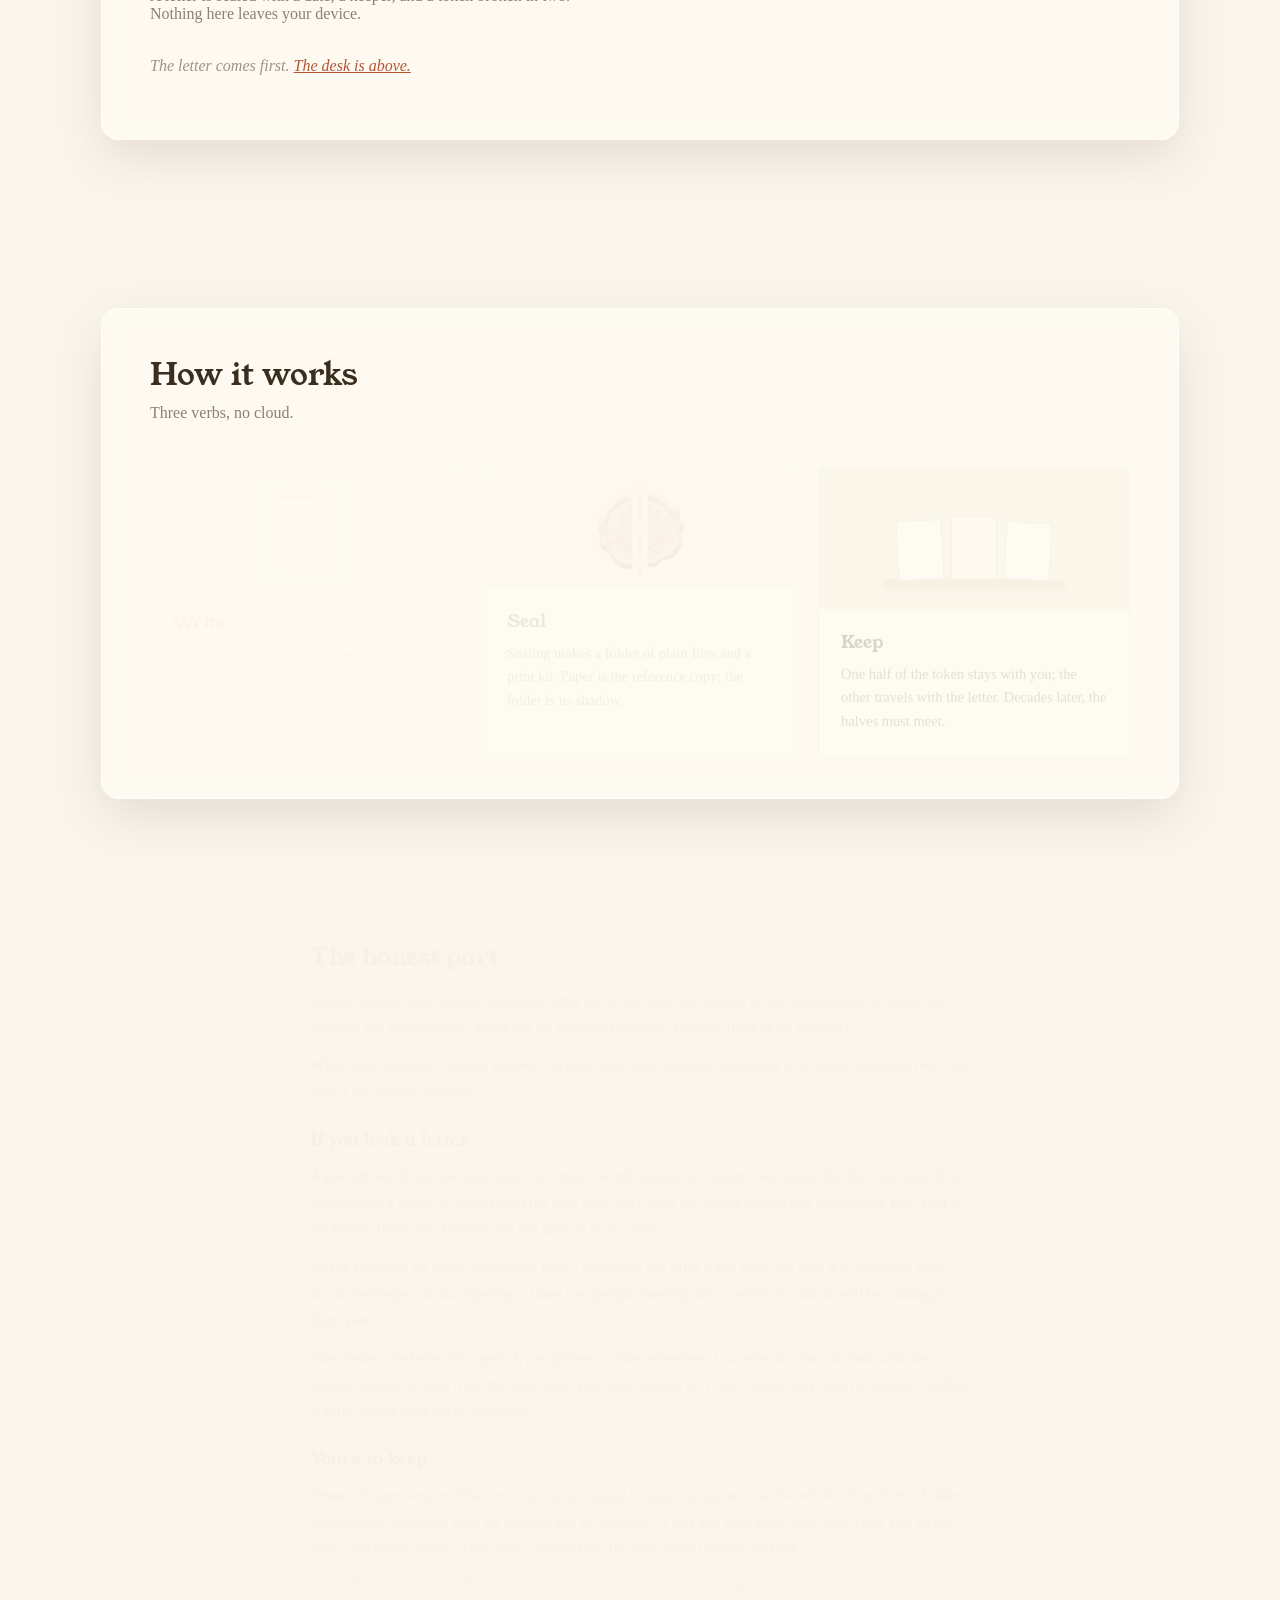
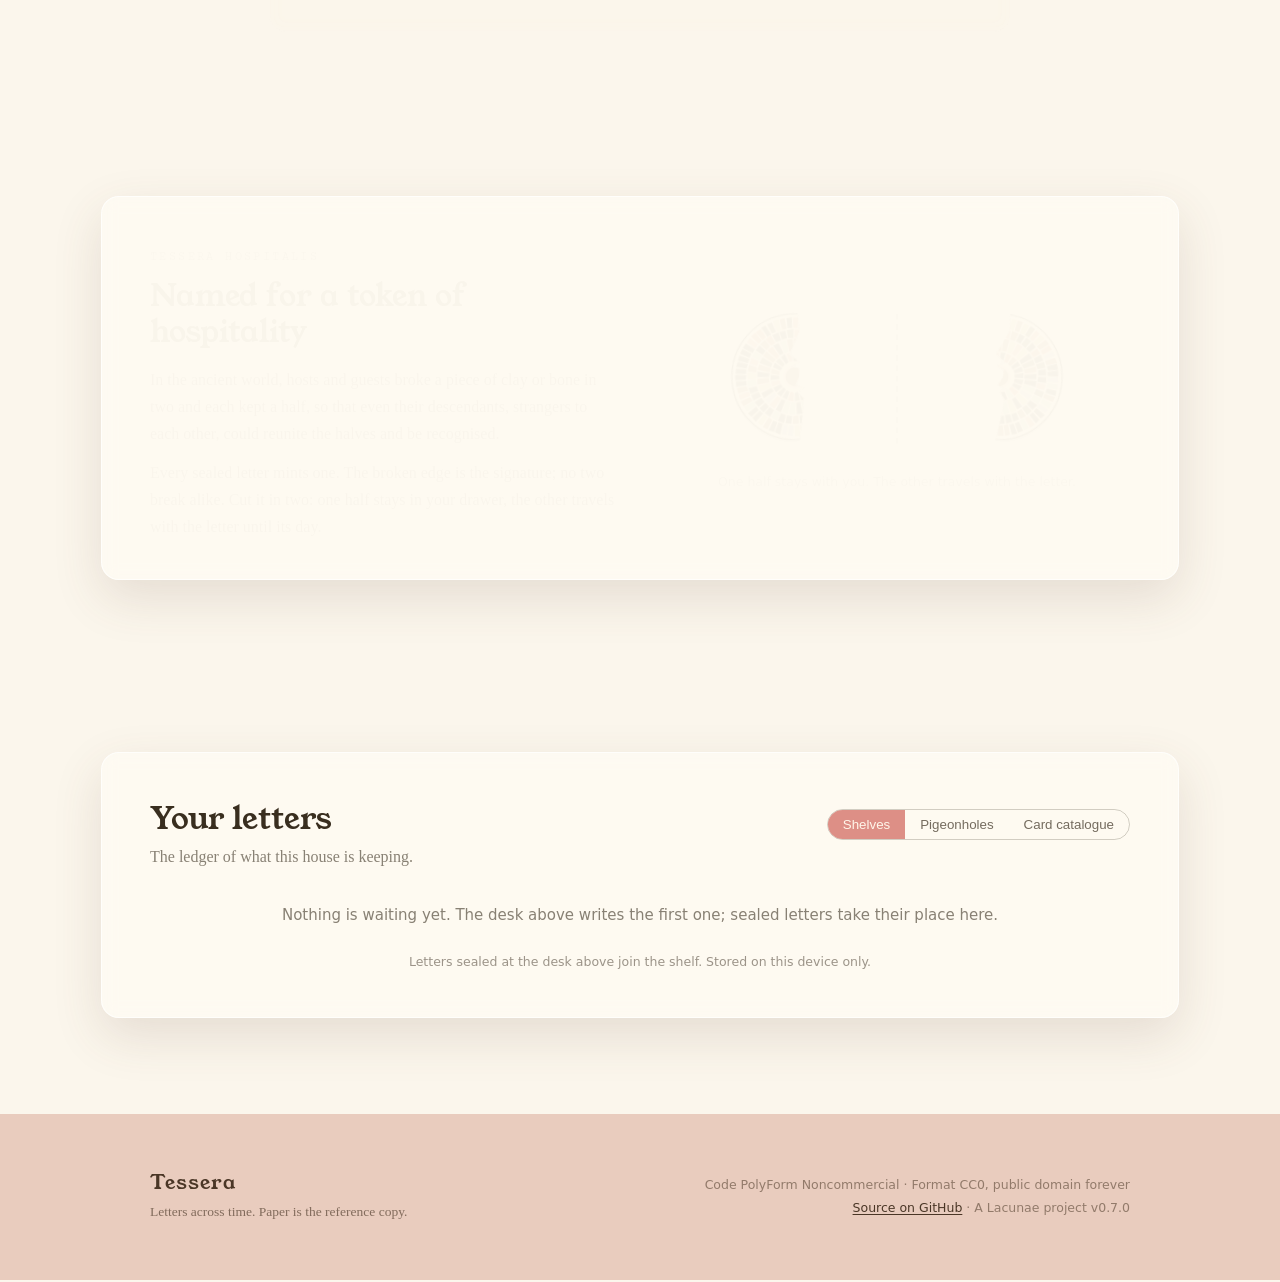
<file: app.html>
<!doctype html>
<meta charset="utf-8">
<title>Tessera</title>
<meta http-equiv="refresh" content="0; url=./">
<link rel="canonical" href="./">
<p>Tessera has one door now. <a href="./">Continue to Tessera</a>.</p>
</file>
<file: landing/landing.css>
/* landing.css — the landing page / design study (source of truth: the
   "Tessera landing implementation" Claude Design project, handoff README
   there). Values are transcribed, not reinterpreted. Fonts are vendored
   OFL files, not webfonts: vendored ≠ dependent (docs/design-language.md). */

@font-face {
  font-family: 'Young Serif';
  src: url('../fonts/YoungSerif-Regular.ttf') format('truetype');
  font-weight: 400;
  font-style: normal;
  font-display: swap;
}
@font-face {
  font-family: 'Courier Prime';
  src: url('../fonts/CourierPrime-Regular.ttf') format('truetype');
  font-weight: 400;
  font-style: normal;
  font-display: swap;
}
@font-face {
  font-family: 'Courier Prime';
  src: url('../fonts/CourierPrime-Bold.ttf') format('truetype');
  font-weight: 700;
  font-style: normal;
  font-display: swap;
}
@font-face {
  font-family: 'Courier Prime';
  src: url('../fonts/CourierPrime-Italic.ttf') format('truetype');
  font-weight: 400;
  font-style: italic;
  font-display: swap;
}

:root {
  --ink: #392E1F;
  --serif-display: 'Young Serif', Georgia, serif;
  --serif-body: Georgia, 'Iowan Old Style', 'Palatino Linotype', 'Book Antiqua', 'Times New Roman', serif;
  --mono: 'Courier Prime', monospace;
  --ui: system-ui, sans-serif;
}

body {
  margin: 0;
  background: #FBF6EC;
  color: var(--ink);
  font-family: var(--serif-body);
}

/* the fixed wash: the hero art is the page's only background and the whole
   page scrolls over it. A fixed layer, not background-attachment: fixed,
   which iOS ignores. Responsive variants live at the end of the file. */
body::before {
  content: '';
  position: fixed;
  inset: 0;
  z-index: -1;
  background-color: #FBF3EC;
  background-image: url('assets/bg-hero-9x16.jpg');
  background-repeat: no-repeat;
  background-position: center center;
  background-size: cover;
}
[hidden] { display: none !important; }
a { color: #B65432; }
a:hover { color: #8A4B2D; }
::selection { background: #F2C7B6; }

@keyframes tw-caret { 0%, 52% { opacity: 1; } 53%, 100% { opacity: 0; } }
@keyframes tw-strike { 0% { transform: rotate(58deg); } 34% { transform: rotate(1deg); } 100% { transform: rotate(58deg); } }
@keyframes tw-lever { 0% { transform: rotate(-14deg); } 40% { transform: rotate(-44deg); } 100% { transform: rotate(-14deg); } }
@keyframes tw-seal { from { opacity: 0; transform: scale(0.9); } to { opacity: 1; transform: none; } }
@keyframes tw-drop { from { opacity: 0; transform: translateY(12px); } to { opacity: 1; transform: none; } }

[data-paper-scroll]::-webkit-scrollbar { width: 6px; }
[data-paper-scroll]::-webkit-scrollbar-track { background: transparent; }
[data-paper-scroll]::-webkit-scrollbar-thumb { background: rgba(57,46,31,0.28); border-radius: 3px; }

/* ---------------- shared bits ---------------- */

.btn-cta {
  font-family: var(--ui);
  border-radius: 5px;
  border: 1px solid #C97567;
  background: #DD8F86;
  color: #FFF6EA;
  cursor: pointer;
}
.btn-cta:hover { background: #C97567; }
.btn-cta--big {
  font-size: 16px;
  padding: 14px 30px;
  border-radius: 6px;
  box-shadow: 0 3px 0 #A85B4F;
}
.btn-cta--big:active { transform: translateY(1px); box-shadow: 0 2px 0 #A85B4F; }

.btn-quiet {
  font-family: var(--ui);
  font-size: 14px;
  padding: 11px 20px;
  border-radius: 5px;
  border: 1px solid rgba(57,46,31,0.25);
  background: transparent;
  color: var(--ink);
  cursor: pointer;
}
.btn-quiet:hover { border-color: #B65432; }

.sec-title {
  font-family: var(--serif-display);
  font-weight: normal;
  font-size: 31px;
  margin: 0 0 8px;
}
.sec-lede { color: rgba(57,46,31,0.6); margin: 0 0 36px; }

/* liquid-glass panels: each section floats on the wash as a translucent
   sheet. Without backdrop-filter the sheet is simply more opaque. */
.seal-inner, .how-inner, .about-card, .token-inner, .letters-inner {
  background: rgba(255, 253, 246, 0.86);
  border: 1px solid rgba(255, 255, 255, 0.65);
  border-radius: 18px;
  box-shadow: 0 18px 50px rgba(96, 70, 60, 0.14);
}
.seal-inner, .how-inner, .token-inner, .letters-inner {
  padding: 44px clamp(20px, 4.5vw, 48px) 48px;
}
/* blur stays at 8px: the wash is soft watercolor, so a wider radius adds
   nothing visually but rasterizes brutally on machines without GPU compositing */
@supports ((backdrop-filter: blur(1px)) or (-webkit-backdrop-filter: blur(1px))) {
  .seal-inner, .how-inner, .about-card, .token-inner, .letters-inner {
    background: rgba(255, 253, 246, 0.58);
    -webkit-backdrop-filter: blur(8px) saturate(1.15);
    backdrop-filter: blur(8px) saturate(1.15);
  }
  .ld-footer {
    background: rgba(230, 199, 184, 0.6);
    -webkit-backdrop-filter: blur(8px);
    backdrop-filter: blur(8px);
  }
}

/* ---------------- nav ---------------- */

.ld-nav {
  display: flex;
  justify-content: space-between;
  align-items: center;
  flex-wrap: wrap;
  gap: 8px 22px;
  max-width: 1080px;
  margin: 14px auto 0;
  padding: 14px 24px;
  background: rgba(255, 253, 246, 0.86);
  border: 1px solid rgba(255, 255, 255, 0.65);
  border-radius: 16px;
  box-shadow: 0 10px 30px rgba(96, 70, 60, 0.12);
}
.ld-logo {
  display: flex;
  align-items: center;
  gap: 9px;
  text-decoration: none;
  color: var(--ink);
}
.ld-logo-img {
  width: 26px; height: 26px;
  object-fit: contain;
  filter: hue-rotate(165deg) saturate(1.7) contrast(1.1) brightness(0.96);
  display: inline-block;
}
.ld-wordmark { font-family: var(--serif-display); font-size: 19px; letter-spacing: 0.05em; }
.ld-navlinks { display: flex; gap: 22px; align-items: center; font-family: var(--ui); font-size: 13.5px; }
.ld-navlink { color: rgba(57,46,31,0.85); text-decoration: none; display: inline-flex; align-items: center; gap: 6px; transition: color 0.15s; }
.ld-navlink:hover { color: var(--ink); }
.ld-navlink--strong { color: var(--ink); }
.nav-ic { display: none; }          /* desktop is text-only; icons appear at ≤700px */
.nav-lb-short { display: none; }
/* translucent glass when supported — placed after the base rule so it wins;
   without backdrop-filter the base 0.86 sheet keeps the links readable */
@supports ((backdrop-filter: blur(1px)) or (-webkit-backdrop-filter: blur(1px))) {
  .ld-nav {
    background: rgba(255, 253, 246, 0.62);
    -webkit-backdrop-filter: blur(8px) saturate(1.15);
    backdrop-filter: blur(8px) saturate(1.15);
  }
}

/* ---------------- hero ---------------- */

.sec-hero {
  position: relative;
  overflow: clip;
  padding: 44px 20px 90px;
}
.hero-wrap { max-width: 1060px; margin: 0 auto; }
.hero-copy { text-align: center; }

.hero-idle { max-width: 720px; margin: 0 auto; }
.hero-eyebrow {
  font-family: var(--mono);
  font-size: 12.5px;
  letter-spacing: 0.22em;
  color: rgba(57,46,31,0.55);
  margin-bottom: 18px;
}
.hero-title {
  font-family: var(--serif-display);
  font-weight: normal;
  font-size: clamp(34px, 5vw, 56px);
  line-height: 1.12;
  margin: 0 0 18px;
}
.hero-lede {
  font-size: 18.5px;
  line-height: 1.6;
  color: rgba(57,46,31,0.62);
  max-width: 560px;
  margin: 0 auto 26px;
  text-wrap: pretty;
}
.hero-how { font-family: var(--ui); font-size: 14px; color: rgba(57,46,31,0.75); text-decoration: none; }
.hero-how:hover { color: #B65432; }
.hero-helper { font-family: var(--ui); font-size: 12.5px; color: rgba(57,46,31,0.45); margin: 20px 0 0; }

.hero-writing { max-width: 880px; margin: 0 auto; animation: tw-drop 0.35s ease-out; }
.hw-row {
  display: flex;
  justify-content: center;
  align-items: baseline;
  gap: 14px;
  flex-wrap: wrap;
  font-family: var(--ui);
  font-size: 13.5px;
}
.hw-to { color: rgba(57,46,31,0.55); }
.hw-to strong { color: var(--ink); font-weight: 600; }
.hw-occasion {
  font-size: 12px;
  padding: 3px 10px;
  border-radius: 100px;
  border: 1px solid rgba(57,46,31,0.14);
}
.hw-wordline { color: rgba(57,46,31,0.6); }
.hw-link {
  font-family: var(--ui);
  font-size: 13px;
  background: none;
  border: 1px solid rgba(57,46,31,0.32);
  border-radius: 100px;
  color: #B65432;
  cursor: pointer;
  padding: 7px 15px;
  transition: border-color 0.15s, background-color 0.15s;
}
.hw-link:hover { border-color: #B65432; background-color: rgba(182,84,50,0.08); }
.hw-link--muted { color: rgba(57,46,31,0.74); }
.hw-link--muted:hover { border-color: rgba(57,46,31,0.5); background-color: rgba(57,46,31,0.05); }
.hw-seal { font-size: 13.5px; padding: 8px 18px; }
.hw-seal:disabled { cursor: default; }
.hw-prompts {
  max-width: 620px;
  margin: 14px auto 0;
  text-align: left;
  border-left: 2px solid rgba(57,46,31,0.18);
  padding: 2px 0 2px 14px;
  color: rgba(57,46,31,0.6);
  font-style: italic;
  font-size: 14.5px;
  line-height: 1.55;
}
.hw-prompts p { margin: 5px 0; }

/* hero tweak: heroLayout = "desk at right" */
.hero-wrap.hero-wrap--side {
  display: grid;
  grid-template-columns: minmax(300px, 400px) minmax(0, 1fr);
  gap: 18px;
  align-items: center;
}
.hero-wrap--side .hero-copy { text-align: left; }
.hero-wrap--side .hero-idle, .hero-wrap--side .hero-lede { margin-left: 0; margin-right: 0; }
.hero-wrap--side .hw-row { justify-content: flex-start; }

/* ---------------- typewriter scene ---------------- */

.scene-wrap {
  position: relative;
  width: 100%;
  display: flex;
  justify-content: center;
  margin-top: 26px;
  cursor: text;
}
.scene {
  position: relative;
  width: 960px;
  height: 700px;
  flex: none;
  transform-origin: top center;
}

.tw-carriage {
  position: absolute;
  inset: 0;
  transform: translateX(251px);
  pointer-events: none;
  z-index: 2;
}
.tw-sheet {
  position: absolute;
  left: 200px; bottom: 392px;
  width: 560px; height: 300px;
  background: #FFFEF8;
  border-radius: 2px 2px 0 0;
  box-shadow: 0 2px 10px rgba(60,45,25,0.16), inset 0 0 34px rgba(60,45,25,0.045);
  box-sizing: border-box;
  overflow: hidden;
}
.tw-sheet-brand {
  position: absolute;
  top: 10px; right: 14px;
  font-family: var(--mono);
  font-size: 8.5px;
  letter-spacing: 0.28em;
  color: rgba(57,46,31,0.28);
  z-index: 1;
}
.tw-paper-scroll {
  position: absolute;
  inset: 0;
  overflow-y: auto;
  padding: 30px 24px 12px;
  box-sizing: border-box;
  scrollbar-width: thin;
  scrollbar-color: rgba(57,46,31,0.28) transparent;
}
.tw-paper-lines {
  font-family: var(--mono);
  font-size: 16px;
  line-height: 26px;
  white-space: pre;
  color: #43372A;
  text-shadow: 0 0 0.6px rgba(67,55,42,0.6);
}
.tw-paper-lines div { min-height: 26px; }

.tw-platen-asm { position: absolute; left: 88px; top: 288px; width: 784px; }
.tw-paper-bail {
  position: absolute;
  top: -9px; left: 64px; right: 64px;
  height: 9px;
  background: #2E251A;
  border-radius: 2px 2px 0 0;
  background-image: repeating-linear-gradient(90deg, transparent 0 11px, rgba(251,246,236,0.4) 11px 12px);
}
.tw-platen {
  position: relative;
  height: 38px;
  border-radius: 19px;
  background: linear-gradient(180deg, #5C4D3A, #3A2F22 55%, #241C12);
  box-shadow: 0 3px 6px rgba(40,30,15,0.3);
}
.tw-platen-bar {
  position: absolute;
  top: 7px; left: 112px;
  width: 560px; height: 5px;
  background: linear-gradient(180deg, #B0A489, #7C7261);
  border-radius: 3px;
}
.tw-platen-dot {
  position: absolute;
  top: 3px;
  width: 12px; height: 12px;
  border-radius: 50%;
  background: radial-gradient(circle at 35% 30%, #C9BDA2, #6E6350);
}
.tw-platen-dot--l { left: 230px; }
.tw-platen-dot--r { left: 540px; }
.tw-knob {
  position: absolute;
  top: -5px;
  width: 48px; height: 48px;
  border-radius: 50%;
  background: radial-gradient(circle at 35% 30%, #55462F, #2E251A 70%);
  border: 5px solid #241C12;
  box-sizing: border-box;
  box-shadow: 0 3px 5px rgba(40,30,15,0.35);
}
.tw-knob--l { left: -38px; }
.tw-knob--r { right: -38px; }

.tw-lever {
  position: absolute;
  left: -146px; top: -4px;
  width: 128px; height: 12px;
  transform-origin: right center;
  transform: rotate(-14deg);
  pointer-events: auto;
  cursor: pointer;
}
.tw-lever-arm {
  position: absolute;
  right: 0; top: 2px;
  width: 118px; height: 7px;
  background: linear-gradient(180deg, #A99D85, #6E6350);
  border-radius: 4px;
}
.tw-lever-grip {
  position: absolute;
  left: -6px; top: -7px;
  width: 15px; height: 26px;
  border-radius: 8px;
  background: linear-gradient(180deg, #8F8574, #55503F);
}
.tw-lever-pivot {
  position: absolute;
  right: -4px; top: -1px;
  width: 14px; height: 14px;
  border-radius: 50%;
  background: #241C12;
}

.tw-caret {
  position: absolute;
  left: 475px; top: 281px;
  width: 11px; height: 3.5px;
  background: #C05430;
  z-index: 4;
  animation: tw-caret 1.05s steps(1) infinite;
}

/* machine body — shell/deck backgrounds are set by landing.js (machine colour) */
.tw-body {
  position: absolute;
  left: 100px; right: 100px; top: 340px; bottom: 20px;
  border-radius: 26px 26px 16px 16px;
  z-index: 3;
  box-shadow: inset 0 2px 0 rgba(255,255,255,0.5), inset 0 -8px 18px rgba(60,45,25,0.14), 0 10px 22px rgba(60,45,25,0.22);
}
.tw-shoulder {
  position: absolute;
  top: 296px;
  width: 92px; height: 106px;
  border-radius: 44px 44px 14px 14px;
  z-index: 3;
  box-shadow: inset 0 2px 0 rgba(255,255,255,0.5), 0 6px 14px rgba(60,45,25,0.22);
}
.tw-shoulder--l { left: 100px; }
.tw-shoulder--r { right: 100px; }
.tw-shoulder-dot {
  position: absolute;
  top: 14px; left: 50%;
  margin-left: -7px;
  width: 14px; height: 14px;
  border-radius: 50%;
  background: radial-gradient(circle at 38% 32%, #D97B54, #A34724 75%);
  box-shadow: 0 1px 2px rgba(60,45,25,0.3);
}
.tw-deck {
  position: absolute;
  left: 158px; right: 158px; top: 338px;
  height: 66px;
  border-radius: 16px 16px 0 0;
  z-index: 3;
  box-shadow: inset 0 2px 5px rgba(40,30,15,0.25);
}
.tw-spool {
  position: absolute;
  top: 349px;
  width: 44px; height: 44px;
  border-radius: 50%;
  z-index: 3;
  background: radial-gradient(circle at 40% 32%, #453A28, #241C12 68%);
  border: 3px solid #1C150C;
  box-sizing: border-box;
}
.tw-spool--l { left: 262px; }
.tw-spool--r { right: 262px; }
.tw-spool-hub {
  position: absolute;
  top: 363px;
  width: 16px; height: 16px;
  border-radius: 50%;
  z-index: 3;
  background: #C05430;
}
.tw-spool-hub--l { left: 276px; }
.tw-spool-hub--r { right: 276px; }

.tw-basket {
  position: absolute;
  left: 300px; top: 316px;
  width: 360px; height: 86px;
  z-index: 4;
  border-radius: 14px 14px 160px 160px;
  background: radial-gradient(ellipse at 50% 0%, #241C12 30%, #362C1F 78%, #453A28);
  box-shadow: inset 0 3px 8px rgba(0,0,0,0.45);
  overflow: hidden;
}
.tw-ray {
  position: absolute;
  left: 50%; bottom: 2px;
  width: 2.5px; height: 60px;
  background: #6E6350;
  transform-origin: bottom center;
  transform: rotate(var(--deg));
}
.tw-typebar {
  position: absolute;
  left: 478px; top: 302px;
  width: 4px; height: 96px;
  background: linear-gradient(180deg, #55462F, #241C12);
  border-radius: 2px;
  transform-origin: bottom center;
  transform: rotate(58deg);
  z-index: 3;
}
.tw-guide {
  position: absolute;
  left: 470px; top: 330px;
  width: 20px; height: 11px;
  z-index: 4;
  background: #241C12;
  clip-path: polygon(0 100%, 100% 100%, 50% 0);
}
.tw-brand {
  position: absolute;
  left: 0; right: 0; top: 409px;
  z-index: 4;
  text-align: center;
  font-family: var(--serif-display);
  font-size: 14px;
  letter-spacing: 0.34em;
  color: rgba(36,28,18,0.72);
  pointer-events: none;
}

.tw-keyboard {
  position: absolute;
  left: 150px; right: 150px; top: 424px;
  z-index: 5;
  display: flex;
  flex-direction: column;
  align-items: center;
  gap: 7px;
}
.tw-krow { display: flex; gap: 8px; justify-content: center; }
.tw-key {
  width: 40px; height: 40px;
  border-radius: 20px;
  background: radial-gradient(circle at 35% 28%, #4C4030, #322818 72%);
  border: 2px solid #8F8574;
  box-shadow: 0 4px 0 #241C10, 0 6px 9px rgba(40,30,15,0.35);
  color: #F2E9D4;
  font-family: var(--mono);
  font-size: 13.5px;
  display: grid;
  place-items: center;
  cursor: pointer;
  padding: 0;
  user-select: none;
  -webkit-user-select: none;
  transition: transform 0.05s, box-shadow 0.05s;
}
.tw-key--wide { width: 62px; border-radius: 10px; }
.tw-space {
  margin-top: 12px;
  width: 460px; height: 38px;
  border-radius: 19px;
  background: linear-gradient(180deg, #4C4030, #322818);
  border: 2px solid #8F8574;
  box-shadow: 0 4px 0 #241C10, 0 6px 9px rgba(40,30,15,0.35);
  cursor: pointer;
  transition: transform 0.05s, box-shadow 0.05s;
  display: grid;
  place-items: center;
  font-family: var(--mono);
  font-size: 9px;
  letter-spacing: 0.3em;
  color: rgba(242,233,212,0.5);
  padding: 0;
  user-select: none;
  -webkit-user-select: none;
}

.tw-stain {
  position: absolute;
  left: 100px; right: 100px; top: 340px; bottom: 20px;
  z-index: 7;
  pointer-events: none;
  mix-blend-mode: screen;
  opacity: 0.45;
  background-repeat: no-repeat;
  background-position: center;
  background-size: cover;
  background-image: url('assets/watercolor-stain-sm.png');
  mask-image: radial-gradient(ellipse 96% 94% at center, black 68%, transparent 100%);
  -webkit-mask-image: radial-gradient(ellipse 96% 94% at center, black 68%, transparent 100%);
}

.tw-shadow {
  position: absolute;
  left: 150px; bottom: 4px;
  width: 560px;
  margin-left: 60px;
  height: 22px;
  border-radius: 50%;
  background: radial-gradient(ellipse, rgba(60,45,25,0.24), transparent 70%);
  z-index: 1;
}
.tw-foot {
  position: absolute;
  bottom: 12px;
  width: 70px; height: 15px;
  border-radius: 0 0 7px 7px;
  background: #2E251A;
  z-index: 2;
}
.tw-foot--l { left: 196px; }
.tw-foot--r { right: 196px; }
.tw-fold {
  position: absolute;
  left: 0; right: 0; top: -2px;
  height: 14px;
  background: linear-gradient(180deg, rgba(251,246,236,0.55), rgba(251,246,236,0));
  z-index: 6;
  pointer-events: none;
}

.tw-sound {
  position: absolute;
  top: 6px; right: 0;
  z-index: 8;
  font-family: var(--ui);
  font-size: 12px;
  padding: 6px 12px;
  border-radius: 100px;
  border: 1px solid rgba(57,46,31,0.22);
  background: rgba(255,253,246,0.8);
  color: rgba(57,46,31,0.7);
  cursor: pointer;
}
.tw-sound:hover { border-color: #B65432; }

.tw-ta {
  position: absolute;
  left: 320px; top: 470px;
  width: 320px; height: 100px;
  opacity: 0.01;
  border: none;
  background: transparent;
  color: transparent;
  caret-color: transparent;
  resize: none;
  pointer-events: none;
  z-index: 0;
}

/* setup wizard: floats over the machine, unscaled so it stays readable */
.setup-overlay {
  position: absolute;
  inset: 0;
  z-index: 30;
  display: flex;
  align-items: flex-start;
  justify-content: center;
  padding-top: 300px;
}
.setup-card {
  position: relative;
  width: min(420px, 84%);
  background: #FFFDF6;
  border: 1px solid rgba(57,46,31,0.16);
  border-radius: 10px;
  padding: 26px 30px;
  box-shadow: 0 22px 48px rgba(40,30,15,0.38);
  text-align: left;
  box-sizing: border-box;
}
.setup-x {
  position: absolute;
  top: 12px; right: 14px;
  background: none;
  border: none;
  font-size: 18px;
  color: rgba(57,46,31,0.4);
  cursor: pointer;
  padding: 4px;
}
.setup-x:hover { color: var(--ink); }
.setup-eyebrow {
  font-family: var(--ui);
  font-size: 11px;
  letter-spacing: 0.14em;
  text-transform: uppercase;
  color: rgba(57,46,31,0.45);
  margin-bottom: 12px;
}
.setup-title { font-family: var(--serif-display); font-weight: normal; font-size: 22px; margin: 0 0 14px; }
.setup-copy { font-family: var(--ui); font-size: 14px; line-height: 1.6; color: rgba(57,46,31,0.65); margin: 0 0 22px; }
.setup-input {
  width: 100%;
  box-sizing: border-box;
  padding: 12px 14px;
  font-family: var(--serif-body);
  font-size: 16px;
  color: var(--ink);
  background: #FFFEF8;
  border: 1px solid rgba(57,46,31,0.25);
  border-radius: 4px;
}
.setup-input:focus { outline: none; border-color: #DD8F86; }
.setup-select {
  width: 100%;
  box-sizing: border-box;
  padding: 11px 13px;
  font-family: var(--ui);
  font-size: 15px;
  color: var(--ink);
  background: #FFFEF8;
  border: 1px solid rgba(57,46,31,0.25);
  border-radius: 4px;
}
.setup-select:focus { outline: none; border-color: #DD8F86; }
.setup-custom { margin-top: 10px; font-size: 15px; padding: 11px 13px; }
.setup-helper { font-family: var(--ui); font-size: 12.5px; color: rgba(57,46,31,0.55); margin: 9px 0 22px; }
.iv-answer {
  min-height: 108px;
  margin-bottom: 20px;
  resize: vertical;
  line-height: 1.5;
}
.iv-keep { display: flex; align-items: center; gap: 8px; margin: 0 0 18px;
           font-family: var(--ui); font-size: 13px; color: rgba(57,46,31,0.75); }
.setup-footer { display: flex; justify-content: space-between; align-items: center; }
.setup-skip {
  font-family: var(--ui);
  font-size: 13px;
  background: none;
  border: none;
  color: rgba(57,46,31,0.5);
  cursor: pointer;
  text-decoration: underline;
  padding: 6px 0;
}
.setup-back { text-decoration: none; }
.setup-go { font-size: 14.5px; padding: 11px 22px; }

/* ---------- the milestone series wizard ---------- */
.sw-offer {
  display: block;
  width: 100%;
  box-sizing: border-box;
  margin: 0 0 20px;
  padding: 12px 14px;
  font-family: var(--ui);
  font-size: 13.5px;
  color: #B15A4E;
  background: rgba(221,143,134,0.09);
  border: 1px dashed rgba(221,143,134,0.6);
  border-radius: 6px;
  cursor: pointer;
  text-align: left;
}
.sw-offer:hover { background: rgba(221,143,134,0.16); }
#series-overlay { padding-top: 120px; align-items: flex-start; }
.series-card { width: min(680px, 90%); max-height: calc(100% - 150px); overflow-y: auto; }
.sw-field { display: block; margin: 0 0 16px; }
.sw-label {
  display: block;
  font-family: var(--ui);
  font-size: 12.5px;
  color: rgba(57,46,31,0.6);
  margin-bottom: 6px;
}
.sw-date { font-family: var(--ui); font-size: 15px; }
.sw-rungs { margin: 4px 0 6px; border-top: 1px solid rgba(57,46,31,0.12); }
.sw-rung {
  display: flex;
  align-items: center;
  gap: 10px;
  padding: 10px 0;
  border-bottom: 1px solid rgba(57,46,31,0.12);
}
.sw-rung-name { font-family: var(--serif-body); font-size: 15px; color: var(--ink); flex: 1 1 auto; }
.sw-rung .sw-date { flex: 0 0 auto; width: 150px; padding: 8px 10px; }
.sw-rung-drop {
  flex: 0 0 auto;
  background: none;
  border: none;
  color: rgba(57,46,31,0.4);
  font-size: 17px;
  cursor: pointer;
  padding: 4px 6px;
  line-height: 1;
}
.sw-rung-drop:hover { color: #B15A4E; }
.sw-rung--past .sw-rung-name { color: rgba(57,46,31,0.45); }
.sw-write-grid { display: grid; grid-template-columns: 170px 1fr; gap: 22px; align-items: start; }
.sw-ladder { font-family: var(--ui); font-size: 12.5px; border-right: 1px solid rgba(57,46,31,0.12); padding-right: 16px; }
.sw-rung-item {
  display: block;
  padding: 7px 0;
  color: rgba(57,46,31,0.55);
  border-left: 2px solid transparent;
  padding-left: 10px;
}
.sw-rung-item--done { color: rgba(57,46,31,0.75); }
.sw-rung-item--done::before { content: '✓ '; color: #7A9A6B; }
.sw-rung-item--current { color: var(--ink); border-left-color: #DD8F86; font-weight: 500; }
.sw-rung-item small { display: block; font-size: 11px; color: rgba(57,46,31,0.45); }
.sw-rung-when { font-family: var(--ui); font-size: 12.5px; color: rgba(57,46,31,0.55); margin: 0 0 12px; }
.sw-prompts { margin: 0 0 14px; }
.sw-prompts p {
  font-family: var(--serif-body);
  font-style: italic;
  font-size: 13.5px;
  line-height: 1.5;
  color: rgba(57,46,31,0.6);
  margin: 0 0 7px;
  padding-left: 12px;
  border-left: 2px solid rgba(221,143,134,0.4);
}
.sw-text { min-height: 160px; resize: vertical; line-height: 1.55; }
.sw-summary { margin: 0 0 18px; }
.sw-summary-row {
  display: flex;
  justify-content: space-between;
  gap: 12px;
  padding: 8px 0;
  border-bottom: 1px solid rgba(57,46,31,0.1);
  font-family: var(--ui);
  font-size: 13px;
}
.sw-summary-row .sw-sum-when { color: rgba(57,46,31,0.6); white-space: nowrap; }
.sw-summary-row .mono { font-family: var(--mono, monospace); font-size: 12px; color: rgba(57,46,31,0.5); }

/* co-written letters */
.cowrite-toggle {
  display: flex;
  align-items: center;
  gap: 8px;
  margin: 10px 0 4px;
  font-family: var(--ui);
  font-size: 13.5px;
  color: rgba(57,46,31,0.8);
  cursor: pointer;
}
.hw-turns { display: inline-flex; gap: 6px; }
.hw-turns button {
  font-family: var(--ui);
  font-size: 12px;
  background: rgba(221,143,134,0.12);
  border: 1px solid rgba(221,143,134,0.45);
  border-radius: 4px;
  color: #B15A4E;
  cursor: pointer;
  padding: 3px 9px;
}
.hw-turns button:hover { background: rgba(221,143,134,0.2); }

/* the booklet composer overlay (fixed; launched from the letters section) */
.booklet-overlay {
  position: fixed;
  inset: 0;
  z-index: 60;
  align-items: center;
  padding: 24px;
  padding-top: 24px;
  background: rgba(57,46,31,0.32);
}
.booklet-overlay .series-card { max-height: calc(100% - 48px); overflow-y: auto; }
.bk-list { margin: 4px 0 6px; border-top: 1px solid rgba(57,46,31,0.12); }
.bk-row {
  display: flex;
  align-items: center;
  gap: 10px;
  padding: 10px 2px;
  border-bottom: 1px solid rgba(57,46,31,0.12);
  font-family: var(--ui);
  font-size: 13.5px;
}
.bk-row--disabled { color: rgba(57,46,31,0.4); }
.bk-row input[type=checkbox] { flex: 0 0 auto; }
.bk-row-main { flex: 1 1 auto; min-width: 0; }
.bk-row-to { color: var(--ink); }
.bk-row--disabled .bk-row-to { color: rgba(57,46,31,0.45); }
.bk-row-meta { display: block; font-size: 11.5px; color: rgba(57,46,31,0.5); }
.bk-row-ord { flex: 0 0 auto; font-family: var(--mono, monospace); font-size: 11px; color: rgba(57,46,31,0.55); min-width: 18px; text-align: right; }
.bk-move { display: inline-flex; gap: 2px; flex: 0 0 auto; }
.bk-move button {
  background: none; border: 1px solid rgba(57,46,31,0.25); border-radius: 4px;
  color: rgba(57,46,31,0.7); cursor: pointer; font-size: 12px; line-height: 1;
  padding: 4px 7px;
}
.bk-move button:disabled { opacity: 0.3; cursor: default; }
.bk-pages { margin: 6px 0 4px; border-top: 1px solid rgba(57,46,31,0.12); }
.bk-page {
  display: flex; gap: 10px; padding: 7px 2px;
  border-bottom: 1px solid rgba(57,46,31,0.1);
  font-family: var(--ui); font-size: 12.5px;
}
.bk-page-kind { flex: 0 0 96px; color: rgba(57,46,31,0.5); text-transform: uppercase; font-size: 10.5px; letter-spacing: 0.08em; padding-top: 2px; }
.bk-page-desc { flex: 1 1 auto; color: var(--ink); }

.bk-mode-picker { display: grid; gap: 8px; margin: 4px 0 10px; }
.bk-mode-option {
  display: grid; grid-template-columns: auto 1fr; gap: 3px 8px;
  border: 1px solid rgba(57,46,31,0.16); border-radius: 8px; padding: 8px 10px;
  cursor: pointer; font-family: var(--ui);
}
.bk-mode-option input[type=radio] { grid-row: 1 / 3; align-self: center; }
.bk-mode-label { color: var(--ink); font-size: 13px; }
.bk-mode-hint { grid-column: 2; color: rgba(57,46,31,0.55); font-size: 11.5px; line-height: 1.4; }

.cta-row { display: flex; justify-content: center; margin-top: 26px; }

.mc-block {
  display: flex;
  flex-direction: column;
  align-items: center;
  gap: 9px;
  margin-top: 20px;
}
.mc-label {
  font-family: var(--ui);
  font-size: 11px;
  letter-spacing: 0.14em;
  text-transform: uppercase;
  color: rgba(57,46,31,0.45);
}
.mc-swatches { display: flex; gap: 8px; flex-wrap: wrap; justify-content: center; }
.mc-dot {
  width: 26px; height: 26px;
  border-radius: 50%;
  border: 2px solid rgba(57,46,31,0.25);
  cursor: pointer;
  display: grid;
  place-items: center;
  padding: 0;
}
.mc-dot--active { border-color: var(--ink); }
.mc-dot span { font-size: 12px; color: var(--ink); line-height: 1; }

/* ---------------- seal ---------------- */

.sec-seal {
  position: relative;
  padding: 74px 24px 84px;
}
.seal-inner { max-width: 980px; margin: 0 auto; }
.seal-lede { margin-bottom: 34px; max-width: 56ch; }
.seal-empty { color: rgba(57,46,31,0.5); font-style: italic; }

.seal-grid {
  display: grid;
  grid-template-columns: repeat(auto-fit, minmax(min(320px, 100%), 1fr));
  gap: 44px;
  align-items: start;
}
.seal-q { font-family: var(--serif-display); font-weight: normal; font-size: 19px; margin: 0 0 10px; }
.seal-q--gap { margin-top: 26px; }
.date-chips { display: flex; flex-wrap: wrap; gap: 8px; margin-bottom: 12px; }
.date-chip {
  font-family: var(--ui);
  font-size: 13px;
  padding: 7px 13px;
  border-radius: 100px;
  cursor: pointer;
  background: transparent;
  border: 1px solid rgba(57,46,31,0.25);
  color: var(--ink);
}
.date-chip:hover { border-color: #B65432; color: #B65432; }
.seal-input {
  width: 100%;
  box-sizing: border-box;
  padding: 11px 13px;
  font-family: var(--serif-body);
  font-size: 16px;
  color: var(--ink);
  background: #FFFDF6;
  border: 1px solid rgba(57,46,31,0.25);
  border-radius: 4px;
}
.seal-input:focus { outline: none; border-color: #C05430; }
.seal-input--stack { margin-bottom: 9px; }
.seal-check {
  display: flex;
  gap: 9px;
  align-items: baseline;
  margin: 12px 0 0;
  color: rgba(57,46,31,0.65);
  font-size: 14.5px;
  cursor: pointer;
}
.date-words { color: #B65432; font-style: italic; min-height: 24px; margin: 12px 0 26px; }
.seal-helper { font-family: var(--ui); font-size: 12.5px; color: rgba(57,46,31,0.55); margin: 8px 0 26px; }
.seal-helper--tight { margin-bottom: 0; }
.seal-optional { font-family: var(--ui); font-size: 11px; letter-spacing: 0.06em; text-transform: uppercase; color: rgba(57,46,31,0.4); margin-left: 6px; }
.seal-link { color: #B65432; text-decoration: underline; text-underline-offset: 2px; }

.seal-pick {
  display: flex;
  align-items: center;
  gap: 11px;
  width: 100%;
  box-sizing: border-box;
  padding: 9px 14px;
  border: 1px solid rgba(57,46,31,0.25);
  border-radius: 4px;
  background: #FFFDF6;
  cursor: pointer;
  font-family: var(--ui);
  font-size: 14.5px;
  color: var(--ink);
}
.seal-pick:hover { border-color: #C05430; }
.seal-pick-img { width: 30px; height: 30px; object-fit: contain; flex: none; }
.seal-pick-label { white-space: nowrap; }
.seal-pick-caret { margin-left: auto; color: rgba(57,46,31,0.5); font-size: 12px; }
.seal-grid-swatches {
  display: grid;
  grid-template-columns: repeat(6, 1fr);
  gap: 7px;
  margin-top: 9px;
  padding: 11px;
  background: #FFFDF6;
  border: 1px solid rgba(57,46,31,0.18);
  border-radius: 4px;
}
.seal-swatch {
  aspect-ratio: 1;
  border-radius: 4px;
  border: 2px solid transparent;
  background: #F1E8D8;
  padding: 3px;
  cursor: pointer;
  display: grid;
  place-items: center;
}
.seal-swatch:hover { border-color: #DBA893; }
.seal-swatch--active { border-color: #C97567; }
.seal-swatch img { width: 100%; height: 100%; object-fit: contain; }

.seal-preview {
  background: #FFFEF8;
  border: 1px solid rgba(57,46,31,0.16);
  border-radius: 4px;
  padding: 26px 28px;
  box-shadow: 0 2px 10px rgba(60,45,25,0.08);
}
.seal-preview-eyebrow {
  font-family: var(--ui);
  font-size: 11px;
  letter-spacing: 0.16em;
  text-transform: uppercase;
  color: rgba(57,46,31,0.45);
  margin-bottom: 14px;
}
.seal-preview-facts {
  display: grid;
  grid-template-columns: max-content 1fr;
  gap: 6px 16px;
  font-size: 14.5px;
  margin-bottom: 16px;
}
.fact-k { color: rgba(57,46,31,0.5); }
.seal-preview-text {
  border-top: 1px dashed rgba(57,46,31,0.2);
  padding-top: 14px;
  font-family: var(--mono);
  font-size: 13px;
  line-height: 1.65;
  white-space: pre-wrap;
  color: #43372A;
  max-height: 230px;
  overflow: auto;
}
.seal-note {
  font-family: var(--ui);
  font-size: 12.5px;
  font-style: italic;
  color: rgba(57,46,31,0.6);
  margin: 8px 0 0;
}
.seal-check--keep { margin: 16px 0; color: rgba(57,46,31,0.6); font-size: 13px; }
.seal-do {
  width: 100%;
  font-size: 15.5px;
  padding: 13px 24px;
  box-shadow: 0 2px 0 #A85B4F;
}
.seal-do:disabled { cursor: default; }
.seal-hint {
  font-family: var(--ui);
  font-size: 12px;
  color: rgba(57,46,31,0.45);
  margin: 10px 0 0;
  min-height: 16px;
}

.sealed-wrap { text-align: center; max-width: 560px; margin: 0 auto; }
.sealed-title { font-family: var(--serif-display); font-weight: normal; font-size: 25px; margin: 0 0 4px; }
.sealed-token { max-width: 230px; margin: 18px auto; animation: tw-seal 1.4s ease-out; }
/* the token svg carries width="400" from js/token.js; unsized it lays out at
   400px and hands .sec-seal (no overflow clip) horizontal page overflow on phones */
.sealed-token svg { width: 100%; height: auto; }
.sealed-id { font-family: var(--mono); letter-spacing: 0.1em; font-size: 14px; margin: 0 0 14px; }
.sealed-summary { color: rgba(57,46,31,0.65); font-size: 15px; line-height: 1.6; margin: 0 0 8px; }
.sealed-study { font-family: var(--ui); font-size: 12px; color: rgba(57,46,31,0.45); margin: 0 0 22px; }
.sealed-actions { display: flex; gap: 12px; justify-content: center; flex-wrap: wrap; }
.sealed-actions .btn-cta { font-size: 14px; padding: 11px 20px; }
.sealed-inert {
  font-family: var(--ui);
  font-size: 12.5px;
  color: rgba(57,46,31,0.5);
  margin: 16px 0 0;
  min-height: 16px;
}

/* ---------------- how it works ---------------- */

.sec-how { padding: 84px 24px; }
.how-inner { max-width: 980px; margin: 0 auto; }
.how-grid {
  display: grid;
  grid-template-columns: repeat(auto-fit, minmax(240px, 1fr));
  gap: 22px;
}
.how-card {
  background: #FFFDF6;
  border: 1px solid rgba(57,46,31,0.14);
  border-radius: 6px;
  overflow: hidden;
}
.how-art { height: 120px; display: grid; place-items: center; }
.how-art--write { background: #DFEDE3; }
.how-art--seal { background: #F5E7DE; }
.how-art--keep { background: #F3E9D0; place-items: end center; padding-bottom: 22px; }
.how-sheet {
  width: 74px; height: 92px;
  background: #FFFEF8;
  border: 1px solid rgba(57,46,31,0.18);
  box-shadow: 0 2px 6px rgba(60,45,25,0.14);
  padding: 12px 10px;
  display: flex;
  flex-direction: column;
  gap: 7px;
  box-sizing: border-box;
}
.how-line { height: 2.5px; background: rgba(57,46,31,0.22); }
.how-line--head { background: rgba(57,46,31,0.4); width: 70%; }
.how-line--m { width: 85%; }
.how-line--s { width: 40%; }
.how-halves { display: flex; align-items: center; gap: 7px; }
.how-half { width: 44px; height: 88px; overflow: hidden; }
.how-half img {
  width: 96px; height: 96px;
  object-fit: contain;
  filter: hue-rotate(165deg) saturate(1.7) contrast(1.1) brightness(0.96);
}
.how-half--r img { margin-left: -52px; }
.how-cut { height: 88px; border-left: 2px dashed rgba(57,46,31,0.4); }
.how-stack { display: flex; flex-direction: column; align-items: center; }
.how-cards-row { display: flex; gap: 8px; align-items: flex-end; }
.how-note { width: 44px; height: 58px; background: #FFFDF4; border: 1px solid rgba(57,46,31,0.22); }
.how-note--a { transform: rotate(-3deg); }
.how-note--b { height: 62px; background: #FFF8E9; }
.how-note--c { height: 56px; transform: rotate(2.5deg); }
.how-lip {
  width: 180px; height: 8px;
  background: #D9C9A8;
  border-radius: 2px;
  box-shadow: 0 3px 4px rgba(60,45,25,0.18);
  margin-top: -1px;
}
.how-body { padding: 20px 22px 24px; }
.how-body h3 { font-family: var(--serif-display); font-weight: normal; font-size: 18px; margin: 0 0 8px; }
.how-body p { font-size: 14.5px; line-height: 1.6; color: rgba(57,46,31,0.68); margin: 0; }

/* ---------------- the honest part ---------------- */

.sec-about { position: relative; padding: 10px 24px 88px; }
.about-card {
  max-width: 660px;
  margin: 0 auto;
  padding: 36px 40px;
}
.about-title { font-family: var(--serif-display); font-weight: normal; font-size: 24px; margin: 0 0 14px; }
.about-sub { font-family: var(--serif-display); font-weight: normal; font-size: 18px; margin: 22px 0 10px; }
.about-card p { font-size: 15.5px; line-height: 1.7; color: rgba(57,46,31,0.75); margin: 0 0 12px; text-wrap: pretty; }
.about-link { color: #B65432; text-decoration: underline; text-underline-offset: 2px; }
.about-fine { font-family: var(--ui); font-size: 12.5px !important; color: rgba(57,46,31,0.5) !important; margin: 0 !important; }

/* ---------------- token story ---------------- */

.sec-token {
  position: relative;
  padding: 86px 24px;
}
.token-inner {
  max-width: 980px;
  margin: 0 auto;
  display: grid;
  grid-template-columns: repeat(auto-fit, minmax(min(300px, 100%), 1fr));
  gap: 48px;
  align-items: center;
}
.token-eyebrow {
  font-family: var(--mono);
  font-size: 12px;
  letter-spacing: 0.2em;
  color: rgba(57,46,31,0.5);
  margin-bottom: 14px;
}
.token-title {
  font-family: var(--serif-display);
  font-weight: normal;
  font-size: 30px;
  line-height: 1.2;
  margin: 0 0 16px;
}
.token-copy { font-size: 16px; line-height: 1.7; color: rgba(57,46,31,0.75); margin: 0 0 12px; text-wrap: pretty; }
.token-copy--last { margin: 0; }
.token-visual { text-align: center; }
.token-halves { display: flex; justify-content: center; align-items: center; gap: 26px; }
.token-half { width: 150px; filter: drop-shadow(0 4px 6px rgba(60,45,25,0.25)); }
.token-half--l { transform: rotate(-4deg); }
.token-half--r { transform: rotate(3.5deg); }
.token-half svg { width: 100%; height: auto; }
.token-cut { border-left: 2px dashed rgba(57,46,31,0.35); height: 130px; }
.token-caption { font-family: var(--ui); font-size: 12.5px; color: rgba(57,46,31,0.5); margin: 18px 0 0; }

/* ---------------- your letters ---------------- */

.sec-letters {
  position: relative;
  padding: 86px 24px 96px;
}
.letters-inner { max-width: 980px; margin: 0 auto; }
.letters-head {
  display: flex;
  justify-content: space-between;
  align-items: baseline;
  gap: 18px;
  flex-wrap: wrap;
  margin-bottom: 8px;
}
.letters-head .sec-title { margin: 0; }
.letters-lede { margin-bottom: 40px; }
.shelf-tabs {
  display: flex;
  gap: 0;
  border: 1px solid rgba(57,46,31,0.22);
  border-radius: 100px;
  overflow: hidden;
  font-family: var(--ui);
  font-size: 12.5px;
}
.shelf-tabs button {
  padding: 7px 15px;
  border: none;
  cursor: pointer;
  background: transparent;
  color: rgba(57,46,31,0.7);
}
.shelf-tabs button.active { background: #DD8F86; color: #FFF6EA; }

.shelf-row { margin-bottom: 34px; }
.shelf-row-cards {
  display: flex;
  gap: 34px;
  justify-content: center;
  align-items: flex-end;
  flex-wrap: wrap;
}
.shelf-lip {
  height: 11px;
  background: linear-gradient(180deg, #E2D5BC, #CDBD9E);
  border-radius: 3px;
  box-shadow: 0 4px 6px rgba(60,45,25,0.16);
  margin-top: -2px;
}
.env-card {
  position: relative;
  width: 196px; height: 126px;
  background: #FFFDF4;
  border: 1px solid rgba(57,46,31,0.18);
  border-radius: 3px;
  box-shadow: 0 3px 8px rgba(60,45,25,0.14);
  transition: transform 0.18s, box-shadow 0.18s;
  cursor: default;
}
.env-card:hover { transform: translateY(-7px) !important; box-shadow: 0 10px 18px rgba(60,45,25,0.2); }
.env-flap {
  position: absolute;
  top: 0; left: 0; right: 0;
  height: 46px;
  clip-path: polygon(0 0, 100% 0, 50% 100%);
  border-bottom: 1px solid rgba(57,46,31,0.12);
}
.env-seal {
  position: absolute;
  top: 27px; left: 50%;
  margin-left: -14px;
  width: 28px; height: 28px;
  object-fit: contain;
}
.env-stamp {
  position: absolute;
  top: 8px; right: 9px;
  width: 26px; height: 30px;
  border: 1px solid rgba(57,46,31,0.25);
  background: #FFFEF8;
  display: grid;
  place-items: center;
}
.env-stamp span { width: 12px; height: 12px; border-radius: 50%; display: block; }
.env-to {
  position: absolute;
  left: 14px; right: 14px; bottom: 36px;
  font-family: var(--mono);
  font-size: 11.5px;
  line-height: 1.45;
  color: #43372A;
  text-align: center;
}
.env-foot {
  position: absolute;
  left: 14px; right: 14px; bottom: 11px;
  display: flex;
  justify-content: space-between;
  font-family: var(--ui);
  font-size: 9.5px;
  color: rgba(57,46,31,0.7);
}
.env-foot .env-id { font-family: var(--mono); }

.pigeon-grid {
  display: grid;
  grid-template-columns: repeat(auto-fit, minmax(210px, 1fr));
  gap: 13px;
  background: #E5D9C2;
  border: 1px solid rgba(57,46,31,0.16);
  border-radius: 8px;
  padding: 13px;
}
.pigeon-slot {
  background: #F4ECDA;
  border-radius: 4px;
  box-shadow: inset 0 3px 9px rgba(60,45,25,0.22);
  height: 172px;
  display: grid;
  place-items: end center;
  padding: 14px;
  overflow: hidden;
  box-sizing: border-box;
}
.pigeon-card {
  position: relative;
  width: 186px; height: 118px;
  background: #FFFDF4;
  border: 1px solid rgba(57,46,31,0.18);
  border-radius: 3px;
  box-shadow: 0 3px 8px rgba(60,45,25,0.16);
  transform: rotate(-4deg) translateY(10px);
  transition: transform 0.18s;
}
.pigeon-card:hover { transform: rotate(-1.5deg) translateY(0); }
.pigeon-card .env-flap { height: 42px; }
.pigeon-card .env-seal { top: 25px; margin-left: -13px; width: 26px; height: 26px; }
.pigeon-card .env-to { left: 12px; right: 12px; bottom: 32px; font-size: 11px; line-height: 1.4; }
.pigeon-card .env-foot { left: 12px; right: 12px; bottom: 10px; font-size: 9px; }

.catalog-list {
  max-width: 660px;
  margin: 0 auto;
  background: #E5D9C2;
  border: 1px solid rgba(57,46,31,0.2);
  border-radius: 8px;
  padding: 12px;
  display: grid;
  gap: 9px;
}
.catalog-row {
  position: relative;
  height: 66px;
  background: linear-gradient(180deg, #F2E8D2, #E3D4B6);
  border: 1px solid rgba(57,46,31,0.22);
  border-radius: 4px;
  box-shadow: 0 2px 3px rgba(60,45,25,0.14), inset 0 1px 0 rgba(255,255,255,0.5);
  display: flex;
  align-items: center;
  justify-content: center;
  transition: transform 0.16s;
}
.catalog-row:hover { transform: translateX(7px); }
.catalog-plate {
  background: #FFFEF8;
  border: 1px solid rgba(57,46,31,0.3);
  border-radius: 2px;
  padding: 6px 16px;
  display: flex;
  gap: 16px;
  align-items: baseline;
  box-shadow: inset 0 0 5px rgba(60,45,25,0.1);
  max-width: 78%;
}
.catalog-to {
  font-family: var(--mono);
  font-size: 12px;
  color: #43372A;
  white-space: nowrap;
  overflow: hidden;
  text-overflow: ellipsis;
}
.catalog-opens { font-family: var(--ui); font-size: 10px; color: rgba(57,46,31,0.55); white-space: nowrap; }
.catalog-pull {
  position: absolute;
  right: 18px;
  width: 26px; height: 14px;
  border: 2.5px solid #8F8574;
  border-radius: 8px;
  background: linear-gradient(180deg, #C9BDA2, #8F8574);
}
.catalog-hole {
  position: absolute;
  left: 16px;
  width: 10px; height: 10px;
  border-radius: 50%;
}

.letters-note {
  font-family: var(--ui);
  font-size: 12.5px;
  color: rgba(57,46,31,0.5);
  margin: 30px 0 0;
  text-align: center;
}

.shelf-empty {
  font-family: var(--ui);
  font-size: 15px;
  color: rgba(57,46,31,0.6);
  text-align: center;
  margin: 26px 0 6px;
}

/* ---------------- footer ---------------- */

.ld-footer { background: rgba(230,199,184,0.88); color: #4A3626; padding: 54px 28px 60px; }
.footer-inner {
  max-width: 980px;
  margin: 0 auto;
  display: flex;
  justify-content: space-between;
  gap: 24px;
  flex-wrap: wrap;
  align-items: baseline;
}
.footer-wordmark { font-family: var(--serif-display); font-size: 20px; letter-spacing: 0.05em; margin-bottom: 8px; }
.footer-tagline { font-size: 13.5px; color: rgba(74,54,38,0.65); }
.footer-meta {
  font-family: var(--ui);
  font-size: 12.5px;
  color: rgba(74,54,38,0.55);
  text-align: right;
  line-height: 1.9;
}
.footer-link { color: #4A3626; text-decoration: underline; text-underline-offset: 2px; }
.footer-link:hover { color: #2c1f14; }

/* ---------------- responsive background ----------------
   Last in the file on purpose: overrides the wash's default
   background-image at equal specificity.

   The wash fills the viewport, so the art-directed variants of the hero
   composition (9:16 / 3:4 / 4:3 / 16:9) are chosen by the viewport's own
   aspect ratio; cover never has to blow the flowers up. */
@media (min-aspect-ratio: 2/3) {
  body::before { background-image: url('assets/bg-hero-3x4.jpg'); }
}
@media (min-aspect-ratio: 1/1) {
  body::before { background-image: url('assets/bg-hero-4x3.jpg'); }
}
@media (min-aspect-ratio: 3/2) {
  body::before { background-image: url('assets/bg-hero-16x9.jpg'); }
}

/* ---------------- interaction polish ----------------
   Focus, touch, and quiet motion refinements (mobile pass, decisions.md). */

@media (prefers-reduced-motion: no-preference) {
  html { scroll-behavior: smooth; }
}

a, button, input, select, textarea { touch-action: manipulation; }
button { -webkit-tap-highlight-color: transparent; }

a:focus-visible, button:focus-visible, input:focus-visible,
select:focus-visible, textarea:focus-visible {
  outline: 2px solid #B65432;
  outline-offset: 2px;
}
.btn-cta:active { transform: translateY(1px); }
.date-chip:active, .shelf-tabs button:active, .seal-swatch:active { transform: translateY(1px); }

/* once-per-visit section reveals; landing.js only arms these when motion is
   allowed, so without JS or with reduced motion everything is just visible */
.reveal { opacity: 0; transform: translateY(10px); transition: opacity 0.55s ease-out, transform 0.55s ease-out; }
.reveal.is-in { opacity: 1; transform: none; }

/* machine-colour dots: same 26px look, a 42px touch target on touch screens */
@media (pointer: coarse) {
  .mc-dot {
    width: 42px; height: 42px;
    border: 8px solid transparent;
    background-clip: padding-box;
    box-shadow: inset 0 0 0 2px rgba(57,46,31,0.25);
  }
  .mc-dot--active { box-shadow: inset 0 0 0 2px var(--ink); }
  .mc-swatches { gap: 2px; }
}

/* ---------------- mobile ergonomics (<=700px) ---------------- */
@media (max-width: 700px) {
  /* the nav collapses to icons + short labels, evenly spread on their own row */
  .ld-nav { margin: 8px 10px 0; padding: 10px 12px; gap: 6px 0; }
  .ld-navlinks { flex: 1 1 100%; justify-content: space-between; gap: 0; }
  .ld-navlink { flex-direction: column; align-items: center; gap: 4px; flex: 1; text-align: center; }
  .nav-ic { display: block; width: 22px; height: 22px; }
  .nav-lb-full { display: none; }
  .nav-lb-short { display: block; font-size: 10.5px; letter-spacing: 0.02em; }

  .sec-hero { padding: 32px 20px 64px; }
  .hero-eyebrow { font-size: 11.5px; letter-spacing: 0.18em; }
  .hero-lede { font-size: 16.5px; }
  .hero-how { display: inline-block; padding: 10px 14px; }
  .hero-helper { max-width: 36ch; margin-left: auto; margin-right: auto; }

  /* the wizard becomes a centered dialog over a soft scrim */
  .setup-overlay {
    position: fixed;
    z-index: 60;
    align-items: center;
    padding: 24px;
    background: rgba(57,46,31,0.32);
  }
  .setup-card {
    width: min(420px, 100%);
    max-height: calc(100dvh - 48px);
    overflow-y: auto;
    padding: 24px 24px 26px;
    padding-bottom: calc(26px + env(safe-area-inset-bottom));
  }
  .setup-footer { gap: 12px; }
  .setup-skip, .setup-go { white-space: nowrap; min-height: 44px; }
  .setup-x { padding: 10px; top: 4px; right: 6px; }
  .setup-select, .setup-custom { font-size: 16px; }
  .series-card { width: min(560px, 100%); }
  .sw-write-grid { grid-template-columns: 1fr; gap: 14px; }
  .sw-ladder { border-right: none; border-bottom: 1px solid rgba(57,46,31,0.12); padding-right: 0; padding-bottom: 10px; }
  .sw-rung .sw-date { width: 44%; }

  /* the sound pill sits above the machine instead of colliding with it;
     justify-content must reset because it acts on the vertical axis once
     the wrap is a column (the scene's unscaled 700px layout box would be
     vertically centered and overflow upward over the hero copy) */
  .scene-wrap { flex-direction: column; align-items: center; justify-content: flex-start; }
  .tw-sound { position: static; order: -1; align-self: flex-end; margin: 0 2px 8px 0; min-height: 34px; }

  /* zoomed-in machine: bigger type on the paper (landing.js matches with
     a 40-column wrap and 12px char width), and a tap affordance since the
     system keypad is the real input here */
  .tw-paper-lines { font-size: 22px; line-height: 36px; }
  .tw-paper-lines div { min-height: 36px; }
  .tw-taphint {
    position: absolute;
    left: 50%;
    bottom: 14px;
    transform: translateX(-50%);
    z-index: 8;
    font-family: var(--ui);
    font-size: 12.5px;
    padding: 7px 14px;
    border-radius: 100px;
    border: 1px solid rgba(57,46,31,0.22);
    background: rgba(255,253,246,0.9);
    color: rgba(57,46,31,0.75);
    pointer-events: none;
    white-space: nowrap;
  }

  /* comfortable touch sizes */
  .date-chip { padding: 10px 15px; }
  .shelf-tabs button { padding: 11px 14px; }
  .hw-link { padding: 9px 15px; }
  .hw-seal { padding: 11px 18px; }

  /* the shelf becomes a swipeable rail; the next card peeks at the edge */
  .shelf-row-cards {
    justify-content: flex-start;
    flex-wrap: nowrap;
    overflow-x: auto;
    scroll-snap-type: x proximity;
    gap: 22px;
    padding: 10px 44px 16px 24px;
    scrollbar-width: none;
  }
  .shelf-row-cards::-webkit-scrollbar { display: none; }
  .env-card { flex: none; scroll-snap-align: center; }

  /* seal + footer rhythm */
  .seal-grid { gap: 30px; }
  .seal-preview { padding: 22px 20px; }
  .footer-meta { text-align: left; }
}

/* ================= THE OPENING DOOR (overlay) ================= */
/* a focused takeover over a dimmed page; the ceremony gets its quiet.
   Sits below the print overlay (z-index 90) so "read it on paper" covers it. */
body.open-mode { overflow: hidden; }
.open-overlay {
  position: fixed; inset: 0; z-index: 70;
  display: flex; align-items: flex-start; justify-content: center;
  padding: 40px 20px; overflow-y: auto;
  background: rgba(57,46,31,0.38);
}
.open-card {
  position: relative; width: min(640px, 100%);
  background: #FFFDF6; border: 1px solid rgba(57,46,31,0.16); border-radius: 10px;
  padding: 30px 34px; box-sizing: border-box;
  box-shadow: 0 22px 60px rgba(40,30,15,0.42);
}
.open-x {
  position: absolute; top: 12px; right: 14px;
  background: none; border: none; font-size: 20px; line-height: 1;
  color: rgba(57,46,31,0.4); cursor: pointer; padding: 6px;
}
.open-x:hover { color: var(--ink); }
.open-q { font-family: var(--serif-display); font-weight: normal; font-size: 24px; margin: 4px 0 10px; }
.open-hint { font-family: var(--ui); font-size: 14px; line-height: 1.6; color: rgba(57,46,31,0.65); margin: 0 0 18px; }
.open-warn {
  font-family: var(--ui); font-size: 13.5px; line-height: 1.55;
  color: #8A4B2D; background: rgba(221,143,134,0.12);
  border-left: 2px solid #DD8F86; border-radius: 3px; padding: 8px 12px; margin: 0 0 12px;
}
.open-drop {
  border: 1px dashed rgba(57,46,31,0.35); border-radius: 8px;
  padding: 28px 20px; text-align: center; font-family: var(--ui); color: rgba(57,46,31,0.6);
}
.open-drop-armed { border-color: #B65432; background: rgba(221,143,134,0.10); }
.open-drop input { display: block; margin: 14px auto 0; font-family: var(--ui); }
.open-nav { display: flex; gap: 12px; flex-wrap: wrap; margin-top: 22px; }
.btn-small { font-size: 13px; padding: 8px 14px; }

/* verify: facts, checksums, token compare */
.seal-facts { display: grid; grid-template-columns: auto 1fr; gap: 4px 16px; margin: 0 0 18px; font-size: 15px; }
.seal-facts dt { font-family: var(--ui); font-size: 12px; letter-spacing: 0.08em; text-transform: uppercase; color: rgba(57,46,31,0.5); align-self: center; }
.seal-facts dd { margin: 0; }
.verify-checks { list-style: none; padding: 0; margin: 0 0 14px; display: grid; gap: 6px; }
.verify-checks li { display: flex; gap: 10px; align-items: baseline; font-size: 14px; font-family: var(--ui); }
.verify-ok span:first-child { color: #4a7a45; }
.verify-bad { color: #8A4B2D; }
.verify-bad span:first-child { color: #b3402a; font-weight: bold; }
.token-compare { display: grid; grid-template-columns: 1fr 1fr; gap: 18px; margin: 16px 0; align-items: start; }
.token-compare figure { margin: 0; text-align: center; }
.token-compare img, .token-compare svg { max-width: 100%; height: auto; }
.token-compare figcaption { font-family: var(--ui); font-size: 12px; color: rgba(57,46,31,0.55); margin-top: 6px; }
.token-large { margin-top: 12px; }
.token-large svg { max-width: 100%; height: auto; }

/* ceremony: a breath, then the letter */
.ceremony-intro { margin-top: 8vh; text-align: center; }
.ceremony-intro .seal-facts { display: inline-grid; text-align: left; }
.ceremony-veil { transition: opacity 1s ease; }
.ceremony-fading { opacity: 0; }
.ceremony-in { animation: open-ceremony-in 1.1s ease both; }
@keyframes open-ceremony-in { from { opacity: 0; } to { opacity: 1; } }
.opened-letter .letter-body {
  white-space: pre-wrap; max-width: 60ch; font-family: var(--serif-body);
  font-size: 17px; line-height: 1.7;
}
@media (prefers-reduced-motion: reduce) {
  .ceremony-in { animation: none; }
  .ceremony-veil { transition: none; }
}
@media (max-width: 560px) {
  .open-card { padding: 24px 20px; }
  .token-compare { grid-template-columns: 1fr; }
}

/* a letter kept for someone else — present on the shelf, visibly unopened */
.env-card--kept { filter: saturate(0.7); }
.env-card--kept .env-foot span:first-child { font-style: italic; }

/* whole-shelf reminder actions */
.letters-actions { display: flex; gap: 12px; flex-wrap: wrap; justify-content: center; margin: 18px 0 6px; }

/* the letter ladder: a hairline timeline of waiting letters, above the shelf */
.letter-ladder { margin: 0 0 32px; }
.ladder-svg { display: block; width: 100%; height: auto; }
.ladder-axis { stroke: rgba(57,46,31,0.3); stroke-width: 1; }
.ladder-tick { stroke: rgba(57,46,31,0.3); stroke-width: 1; }
.ladder-now, .ladder-tick-label {
  font-family: var(--ui);
  font-size: 9px;
  fill: rgba(57,46,31,0.55);
}
.ladder-mark {
  fill: none;
  stroke-width: 0.9;
  transition: r 0.15s;
}
.ladder-note { font-family: var(--ui); font-size: 11.5px; color: rgba(57,46,31,0.5); margin: 6px 0 0; }

.env-card.ladder-hi {
  outline: 1px solid var(--ink);
  outline-offset: 3px;
  transition: outline-color 0.15s;
}

@media (max-width: 560px) {
  .ladder-tick-label--minor { display: none; }
}
@media (prefers-reduced-motion: reduce) {
  .ladder-mark { transition: none; }
  .env-card.ladder-hi { transition: none; }
  .hw-link { transition: none; }
}
</file>
<file: print.css>
/* print.css — the print kit's engine, shared by every door. Self-sufficient:
   faces and fallbacks are declared here; @font-face lives with each page's
   own stylesheet (style.css and landing/landing.css both name the same
   families). Moved from style.css 2026-07-10, rules unchanged. */
#print-overlay {
  --display: 'Young Serif', Georgia, 'Iowan Old Style', 'Palatino Linotype', 'Book Antiqua', 'Times New Roman', serif;
  --typewriter: 'Courier Prime', ui-monospace, monospace;
}

.mono { font-family: ui-monospace, monospace; }

/* ---- print overlay (screen preview: stacked paper cards) ---- */
#print-overlay { position: fixed; inset: 0; overflow: auto; background: var(--paper, #f7f3ea); padding: 1rem; z-index: 90; }
.print-toolbar { display: flex; justify-content: space-between; align-items: center; max-width: 46rem; margin: 0 auto 1rem; }
.print-toolbar-left { display: flex; align-items: center; flex-wrap: wrap; gap: 0.6rem 1rem; }
.print-opt { font-size: 0.9rem; display: flex; align-items: center; gap: 0.4rem; }
#print-theme { font: inherit; font-size: 0.9rem; }
/* neither the envelope template nor themes apply to a booklet job — themes
   only ever style the single-letter kit's cover/envelope/token sheets */
.print-overlay--booklet .print-opt { display: none; }
.sheet { background: #fdfbf5; color: #211d16; max-width: 46rem; margin: 0 auto 1.5rem;
         padding: 2.2rem 2.4rem; border: 1px solid rgba(33,29,22,0.18); box-shadow: 0 1px 4px rgba(0,0,0,0.08); }
.sheet-footer { margin-top: 1.5rem; padding-top: 0.5rem; border-top: 1px solid rgba(33,29,22,0.25);
                font-family: var(--typewriter); font-size: 8.5pt; color: rgba(33,29,22,0.6);
                display: flex; justify-content: space-between; }
.cover-rule { border-top: 1px solid rgba(33,29,22,0.4); margin: 1.2rem 0; }
.cover-kicker { font-family: var(--display); font-size: 9pt; letter-spacing: 0.14em; text-transform: uppercase; }
.cover-title { font-family: var(--display); font-weight: normal; font-size: 1.6rem; }
.cover-plea { font-family: var(--display); font-style: italic; }
.cover-promises { margin-top: 1.2rem; font-size: 0.95rem; }
.letter-body { white-space: pre-wrap; max-width: 65ch; }
.readme-pre { white-space: pre-wrap; font-family: var(--typewriter); font-size: 9.5pt; line-height: 1.5; }
.sheet-heading { font-family: var(--display); font-weight: normal; }
.sheet-note { color: rgba(33,29,22,0.6); font-size: 0.9rem; }
.token-holder svg { max-width: 100%; height: auto; }
.register-table { width: 100%; border-collapse: collapse; font-size: 10pt; }
.register-table td, .register-table th { border-bottom: 1px solid rgba(33,29,22,0.25);
                  padding: 0.35rem 0.5rem; text-align: left; }

/* the letter ladder, printed: a static hairline timeline of waiting letters
   above the register table (features/reminders.md). Ink-light, no fills. */
.ladder-holder { margin: 0 0 1rem; }
.ladder-svg { display: block; width: 100%; height: auto; }
.ladder-axis, .ladder-tick { stroke: rgba(33,29,22,0.35); stroke-width: 1; }
.ladder-now, .ladder-tick-label { font-family: var(--typewriter); font-size: 7pt; fill: rgba(33,29,22,0.6); }
.ladder-mark { fill: none; stroke-width: 0.9; stroke: rgba(33,29,22,0.55); }
.ladder-mark--open-when { stroke: #9DBBA6; }
.ladder-mark--milestone { stroke: #CDB878; }
.ladder-mark--far { stroke: #D9A088; }
.ladder-mark--custom { stroke: #A8B4B8; }

/* the envelope fold-and-glue template — a letter sheet folded in thirds
   becomes its own envelope (features/print-kit.md). Dashed hairlines only,
   no filled areas (ink-light rule); screen preview shows it as a card,
   the print block sizes the template in mm so it fits A4 and Letter alike. */
.envelope-template { position: relative; height: 20rem; margin: 1rem 0; border: 1px solid rgba(33,29,22,0.2); }
/* fold lines: dashed, each labelled with which way its panel turns */
.fold-line { position: absolute; left: 0; right: 0; border-top: 0.5pt dashed rgba(33,29,22,0.5); }
.fold-line-upper { top: 33.33%; }
.fold-line-lower { top: 66.66%; }
.fold-label { position: absolute; left: 50%; top: -1.15em; transform: translateX(-50%);
              font-family: var(--typewriter); font-size: 7.5pt; letter-spacing: 0.1em;
              color: rgba(33,29,22,0.5); white-space: nowrap; }
/* the optional trim guide: a finer dotted rectangle, clearly not a fold */
.envelope-trim { position: absolute; top: 4mm; right: 4mm; bottom: 4mm; left: 4mm;
                 border: 0.4pt dotted rgba(33,29,22,0.3); }
.envelope-trim-label { position: absolute; top: 1mm; right: 1.6mm;
                       font-family: var(--typewriter); font-size: 7pt; letter-spacing: 0.06em;
                       color: rgba(33,29,22,0.4); }
/* the two open sides: glue where the folded thirds overlap, down each edge of
   the middle band. No separate tabs, so nothing needs cutting. */
.glue-edge { position: absolute; top: 33.33%; bottom: 33.33%; width: 7mm;
             display: flex; align-items: center; justify-content: center;
             font-family: var(--typewriter); font-size: 7pt; letter-spacing: 0.05em;
             color: rgba(33,29,22,0.55); }
.glue-edge-left { left: 0; border-right: 0.5pt dashed rgba(33,29,22,0.45); }
.glue-edge-right { right: 0; border-left: 0.5pt dashed rgba(33,29,22,0.45); }
.glue-edge-label { writing-mode: vertical-rl; }
.envelope-flap { position: absolute; top: 66.66%; left: 0; right: 0; bottom: 0;
                 display: flex; flex-direction: column; align-items: center; justify-content: center;
                 text-align: center; padding: 0 4mm; }
.envelope-flap-line { font-family: var(--display); margin: 0.1rem 0; }
.envelope-guide { display: flex; justify-content: space-between; gap: 5mm; margin: 1.1rem 0 0.3rem; }
.envelope-guide-step { flex: 1; display: flex; flex-direction: column; align-items: center; text-align: center; }
.envelope-guide-art svg { display: block; width: 17mm; max-width: 100%; height: auto; margin: 0 auto; }
.envelope-guide-cap { margin-top: 0.35rem; font-size: 8.5pt; line-height: 1.3; color: rgba(33,29,22,0.8); }
.envelope-assembly { margin-top: 0.9rem; }
.envelope-assembly-art svg { display: block; width: 118mm; max-width: 100%; height: auto; margin: 0.2rem auto 0; }
.envelope-steps li { margin-bottom: 0.3rem; }

/* ---- print themes (features/print-kit.md §v0.2) ----
   A theme is a `theme-<name>` class on #print-root, chosen at print time.
   Themes restyle only the cover, envelope, letter and token sheets, always
   within the print rules (ink-light, hairline, serif body, pt sizes). The
   instructions sheet is deliberately never theme-scoped — it stays byte-
   identical across themes. letterpress = the untouched base look. */

/* aerogramme — airmail edging, "par avion" kicker, lighter rules */
.theme-aerogramme .sheet-cover, .theme-aerogramme .sheet-envelope {
  border: 2.4mm solid transparent;
  border-image: repeating-linear-gradient(45deg,
    #b23a34 0 4px, transparent 4px 8px,
    #365f9e 8px 12px, transparent 12px 16px) 9 repeat;
}
.theme-aerogramme .sheet-cover::before {
  content: 'Par avion'; display: block; font-family: var(--display);
  font-size: 8pt; letter-spacing: 0.24em; text-transform: uppercase;
  color: #365f9e; margin-bottom: 0.5rem;
}
.theme-aerogramme .cover-rule { border-top-color: rgba(33,29,22,0.28); }
.theme-aerogramme .cover-kicker { color: #365f9e; }

/* telegram — a monospace date-stamped header and doubled hairline rules.
   The .cover-stamp node is always in the DOM but shown only here; the letter
   body is never monospace (it stays serif). */
.cover-stamp { display: none; }
.theme-telegram .cover-stamp {
  display: block; font-family: var(--typewriter); font-size: 8.5pt;
  letter-spacing: 0.06em; color: rgba(33,29,22,0.75); margin-bottom: 0.6rem;
}
.theme-telegram .sheet-cover, .theme-telegram .sheet-envelope,
.theme-telegram .sheet-token {
  border-top: 0.5pt solid rgba(33,29,22,0.55);
  box-shadow: inset 0 2pt 0 #fdfbf5, inset 0 2.5pt 0 rgba(33,29,22,0.55);
}
.theme-telegram .cover-rule {
  border-top: 0.5pt solid rgba(33,29,22,0.5);
  box-shadow: 0 2pt 0 rgba(33,29,22,0.5);
  margin-bottom: 1.5rem;
}
.theme-telegram .cover-kicker { font-family: var(--typewriter); letter-spacing: 0.08em; }

/* wax-seal — a dashed placement circle holding the letter's own token at
   20mm, captioned to invite real wax. No printed solid ink stands in for it. */
.cover-seal-mark { display: none; }
.theme-wax-seal .cover-seal-mark {
  display: flex; flex-direction: column; align-items: center;
  margin: 1.8rem 0 0.4rem; text-align: center;
}
.theme-wax-seal .cover-seal-ring {
  width: 20mm; height: 20mm; padding: 1.5mm; border-radius: 50%;
  border: 0.5pt dashed rgba(33,29,22,0.5);
  display: flex; align-items: center; justify-content: center;
}
.theme-wax-seal .cover-seal-ring svg { width: 100%; height: 100%; display: block; }
.theme-wax-seal .cover-seal-note {
  font-family: var(--typewriter); font-size: 8pt; letter-spacing: 0.04em;
  color: rgba(33,29,22,0.55); margin-top: 0.5rem;
}

/* the open-dates card — two per sheet, cut apart along the dashed line */
.sheet-card .wallet-card { padding: 0.6rem 0.2rem; }
.card-heading { font-family: var(--display); font-weight: normal; font-size: 1.15rem; margin-bottom: 0.5rem; }
.card-rows { display: grid; gap: 0.3rem; }
.card-row { display: grid; grid-template-columns: auto 1fr auto; gap: 0.6rem;
            font-size: 9.5pt; align-items: baseline; }
.card-id { font-family: var(--typewriter); }
.card-when { font-family: var(--display); }
.card-for { color: rgba(33,29,22,0.6); }
.card-mark { margin-top: 0.6rem; font-family: var(--typewriter); font-size: 8pt;
             color: rgba(33,29,22,0.55); }
.card-cut { border-top: 1px dashed rgba(33,29,22,0.5); margin: 1.4rem 0; }

/* the key-escrow card — passphrase or hint, handed to someone who isn't the custodian */
.escrow-label { font-family: var(--typewriter); font-size: 8.5pt; text-transform: uppercase;
                letter-spacing: 0.08em; color: rgba(33,29,22,0.6); margin: 1rem 0 0.2rem; }
.escrow-value { font-family: var(--display); font-size: 1.3rem; }

/* ---- booklet print engine (features/booklet.md, v0.3 Task 3) ----
   A4-landscape sheets holding two A5 leaves side by side. Sequential mode:
   logical reading order, two leaves per sheet, single-sided — cut down the
   centre, then spiral-bind or staple. A named @page keeps this geometry from
   disturbing the portrait A4 kit above (signature/duplex mode is a later
   chunk). Screen preview shows the same landscape card the print job makes. */
/* orientation hint only — no forced paper size, matching how the kit above
   never hardcodes @page size either, and letting the printer's own selected
   paper (A4 or Letter) stay authoritative rather than fighting it. */
@page booklet { size: landscape; margin: 10mm; }
/* screen preview: auto height like .sheet above, so paginated content is
   never visually clipped by a scaled-down card — the print rules below give
   the real fixed A4-landscape geometry the pagination was measured against. */
.booklet-sheet { background: #fdfbf5; display: flex; align-items: stretch; max-width: 46rem;
                 margin: 0 auto 1.5rem; border: 1px solid rgba(33,29,22,0.18); box-shadow: 0 1px 4px rgba(0,0,0,0.08); }
.bk-leaf { flex: 1 1 50%; min-width: 0; box-sizing: border-box; padding: 12mm 10mm 20mm;
           position: relative; color: #211d16; }
.bk-leaf--blank { visibility: hidden; }
/* signature (duplex) mode: content inset ±3mm beyond the base margins, a
   tolerance for front/back registration drift on a home printer. Applied to
   every leaf builder (not cascaded from .booklet-sheet) so the pagination
   probe measures the same box the final render uses — see print.js. */
.bk-leaf--duplex { padding: 15mm 13mm 23mm; }
.bk-cut { flex: 0 0 auto; width: 0; border-left: 0.5pt dashed rgba(33,29,22,0.45); position: relative; }
.bk-cut::after { content: 'cut'; position: absolute; top: 50%; left: 50%; transform: translate(-50%, -50%) rotate(90deg);
                 font-family: var(--typewriter); font-size: 7pt; letter-spacing: 0.1em; color: rgba(33,29,22,0.45);
                 background: #fdfbf5; padding: 0 0.3em; white-space: nowrap; }
.bk-cut--fold::after { content: 'fold'; }
.bk-footer { position: absolute; left: 10mm; right: 10mm; bottom: 6mm; font-family: var(--typewriter);
             font-size: 7pt; color: rgba(33,29,22,0.55); display: flex; justify-content: space-between; }
/* every leaf, including title/plates/colophon/bind (which carry no letter
   id — they belong to the whole booklet, not one letter): a running page
   position, so a bound signature that comes apart can be reassembled in
   order even without an id to go by. */
.bk-pageno { position: absolute; top: 8mm; right: 10mm; font-family: var(--typewriter);
             font-size: 7pt; color: rgba(33,29,22,0.45); }
.bk-title-kicker { font-family: var(--display); font-size: 8pt; letter-spacing: 0.14em; text-transform: uppercase; }
.bk-title-heading { font-family: var(--display); font-weight: normal; font-size: 1.3rem; margin: 0.6rem 0; }
.bk-title-sub { color: rgba(33,29,22,0.6); font-size: 0.85rem; }
.bk-facts-to { font-family: var(--display); font-size: 1.1rem; }
.bk-facts-line { font-size: 0.85rem; margin-top: 0.3rem; }
.bk-letter-body { white-space: pre-wrap; font-size: 9.5pt; max-width: 100%; }
.bk-letter-body p { margin: 0 0 0.6em; }
.bk-plates-heading, .bk-colophon-heading, .bk-bind-heading { font-family: var(--display); font-weight: normal; font-size: 1rem; }
.bk-plates-grid { display: grid; grid-template-columns: repeat(2, 1fr); gap: 0.6rem; margin-top: 0.6rem; }
.bk-plate-cell { display: flex; flex-direction: column; align-items: center; gap: 0.2rem; }
.bk-plate-art svg { width: 100%; max-width: 18mm; height: auto; }
.bk-plate-id { font-size: 7pt; }
.bk-colophon-note { font-size: 0.85rem; margin-top: 0.5rem; }
.bk-colophon-label { font-size: 0.8rem; margin-top: 0.8rem; color: rgba(33,29,22,0.6); }
.bk-colophon-list { font-size: 0.75rem; columns: 2; margin-top: 0.3rem; }
.bk-bind-steps li { margin-bottom: 0.4rem; font-size: 0.85rem; }
.bk-bind-art svg { width: 22mm; height: auto; display: block; margin: 0 auto 0.6rem; }

/* ---- the print engine itself ---- */
@page { margin: 15mm; }
@media print {
  body > *:not(#print-overlay) { display: none !important; }
  #print-overlay { position: static; overflow: visible; padding: 0; background: #fff; }
  .print-toolbar { display: none; }
  .sheet { border: none; box-shadow: none; max-width: none; margin: 0; padding: 0 6mm;
           break-after: page; font-size: 11.5pt; }
  .sheet:last-child { break-after: auto; }
  .letter-body { font-size: 11.5pt; }
  /* envelope template: schematic only (the physical fold uses the whole
     sheet), so its height is free to shrink. Kept at 104mm so the whole sheet
     (heading, template, step diagrams, text steps, assembly diagram, footer)
     clears one page on both A4 (267mm) and the tighter Letter (249mm), with
     headroom for a flap date that wraps (far-future years render long) */
  .envelope-template { height: 88mm; }
  .envelope-flap-line { font-size: 10pt; }
  /* width fills whatever the @page margin box actually leaves available
     (277mm content width on A4, 259.4mm on Letter) rather than hardcoding
     the full 297mm page size, which would overflow the margin on every
     sheet regardless of paper. Height is pinned to 190mm — the tighter of
     A4's own margin-reduced height (190mm) and Letter's (195.9mm) — to match
     what js/print.js's pagination probe measured against; letting height
     default to 100% wouldn't reliably resolve in this flow. */
  .booklet-sheet { page: booklet; max-width: none; width: 100%; height: 190mm;
                   border: none; box-shadow: none; margin: 0; break-after: page; }
  .booklet-sheet:last-child { break-after: auto; }
  .bk-leaf { overflow: hidden; }
}
</file>
